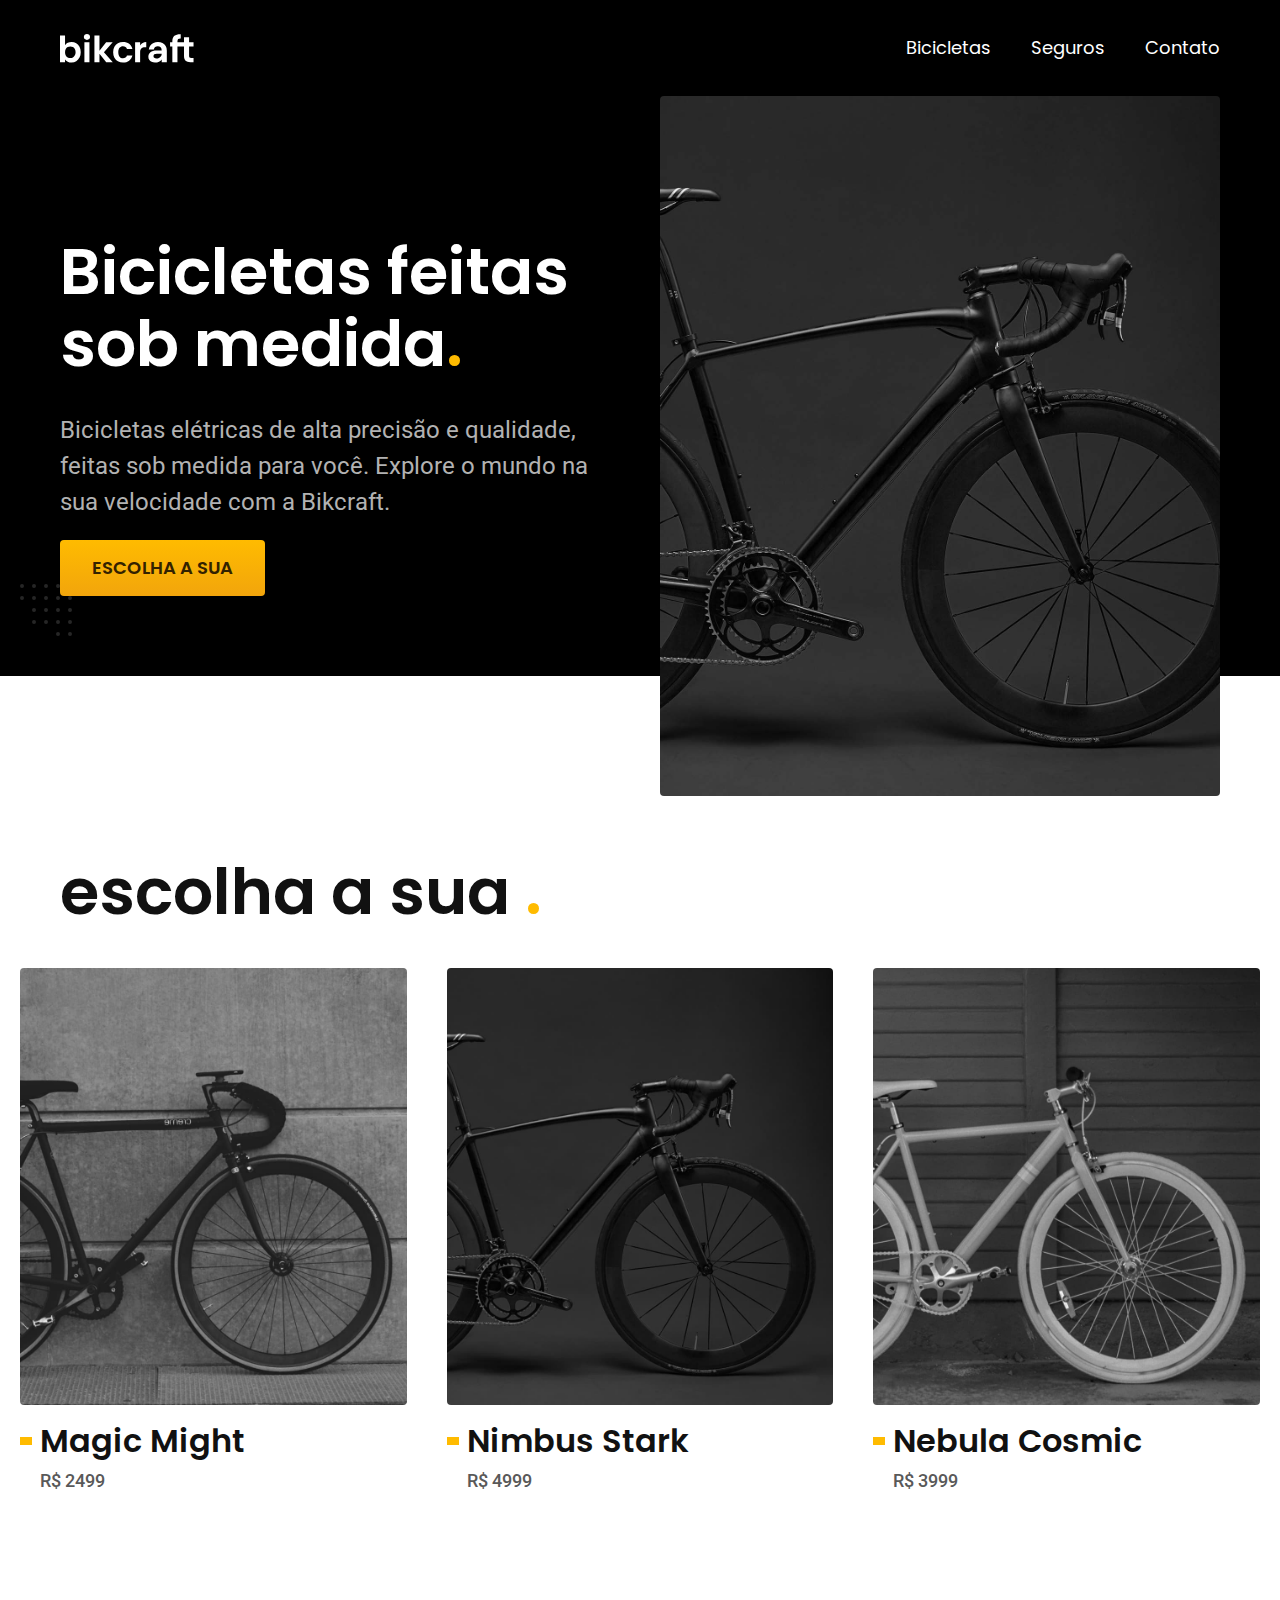
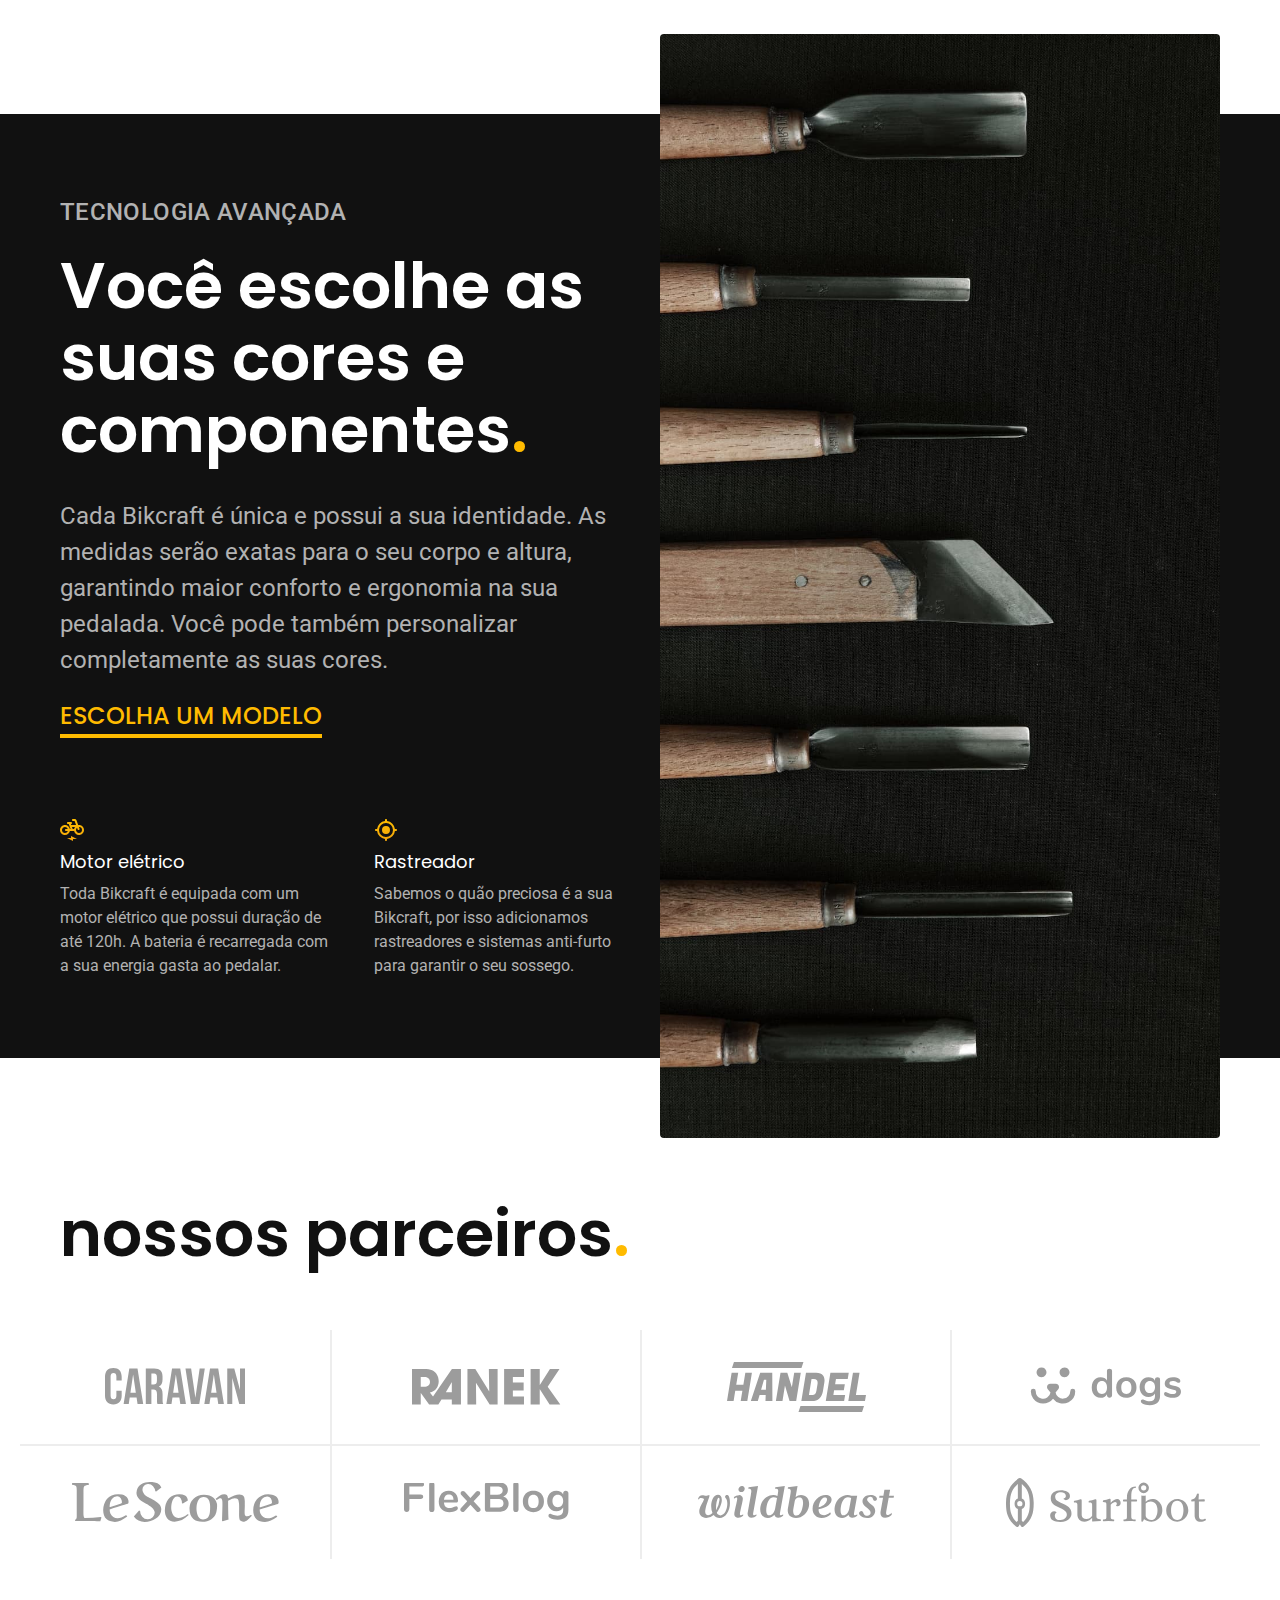
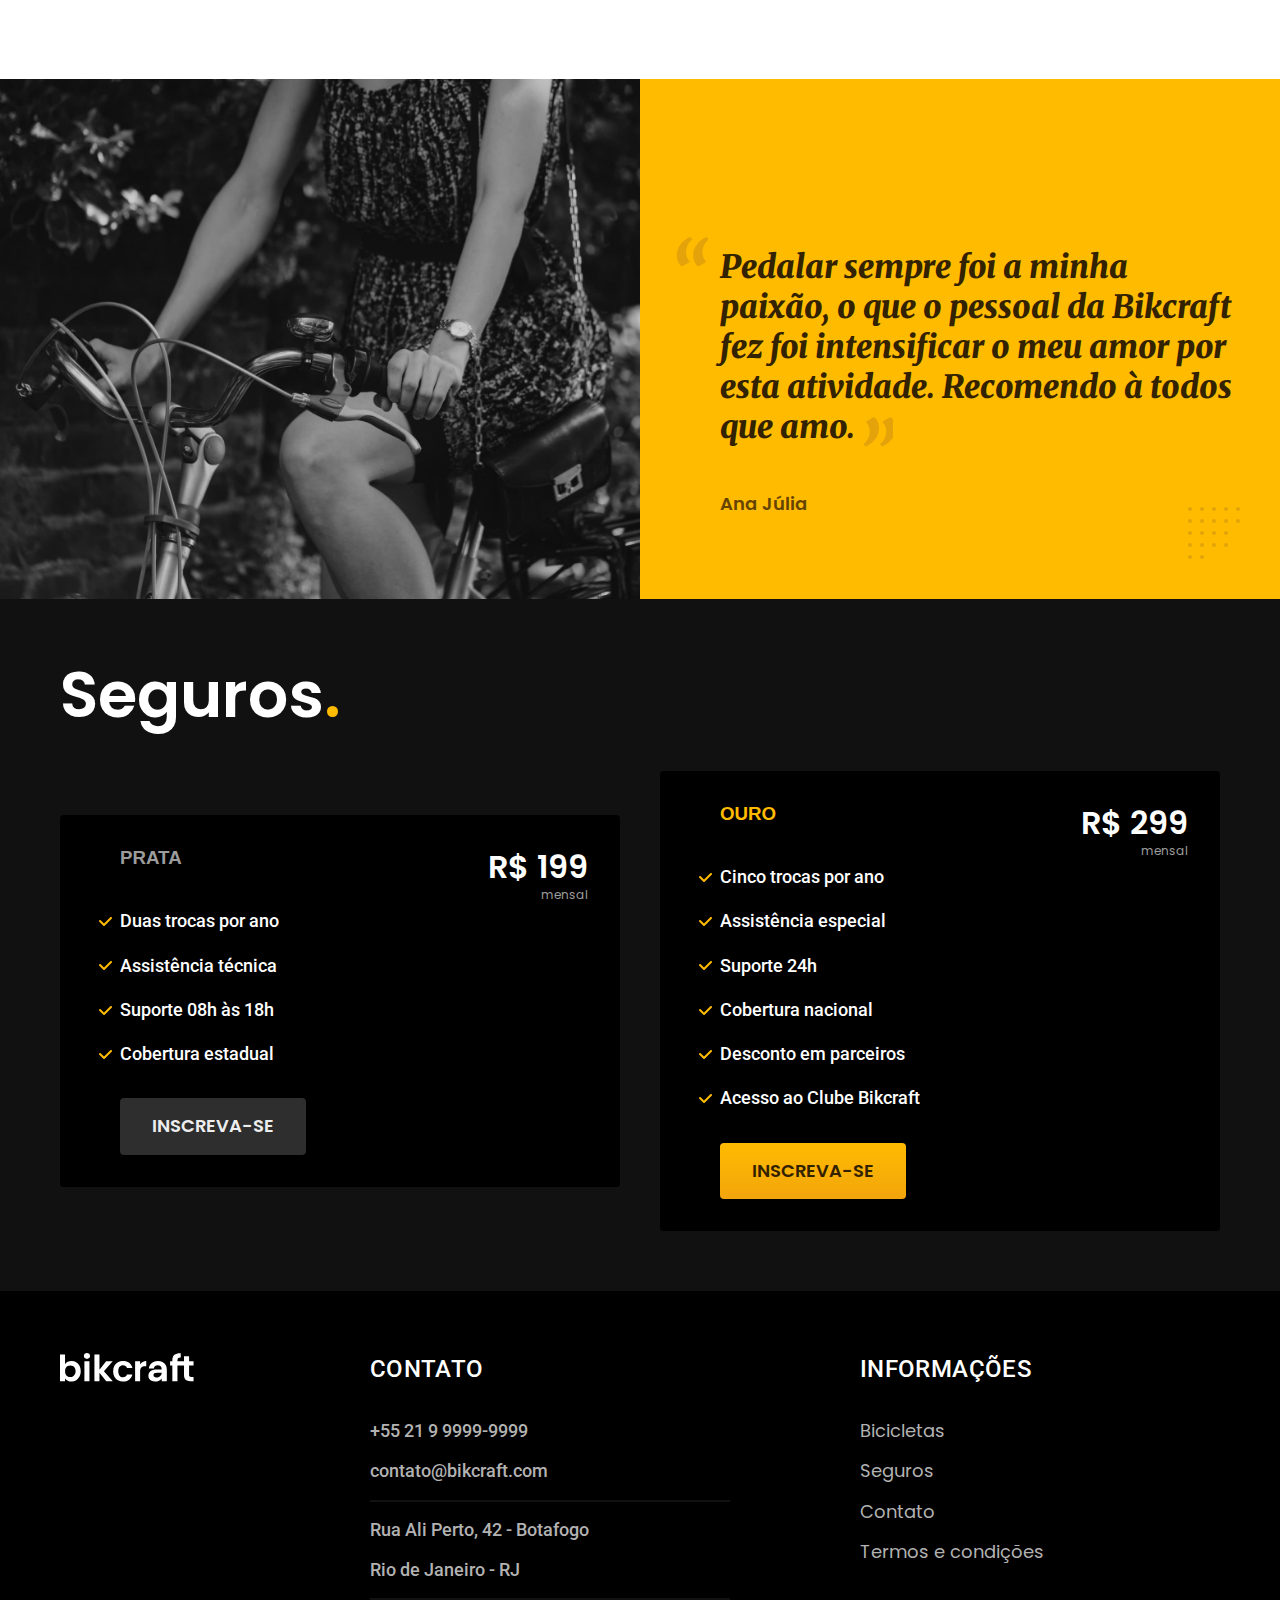
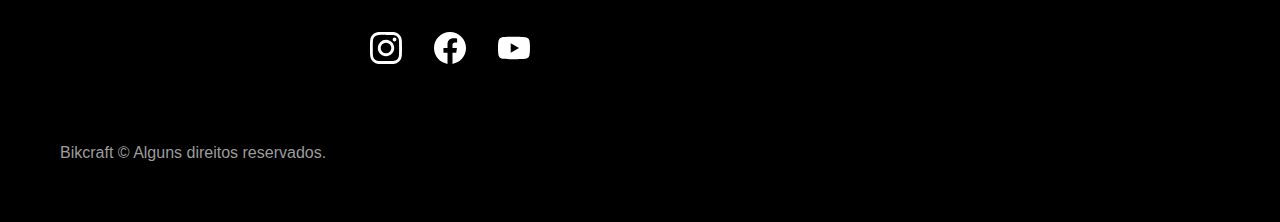
<file: index.html>
<!DOCTYPE html>
<html lang="pt-br">

<head>
  <meta charset="UTF-8">
  <meta name="viewport" content="width=device-width, initial-scale=1.0">

  <title>Bikcraft - Bicicletas Elétricas</title>

  <meta name="description" content="Bicicletas elétricas de alta precisão e qualidade, feitas sob medida para você. Explore o mundo na sua velocidade com a Bikcraft.">
  <link rel="preconnect" href="https://fonts.googleapis.com">
  <link rel="preconnect" href="https://fonts.gstatic.com" crossorigin>
  <link href="https://fonts.googleapis.com/css2?family=Poppins:wght@400;600&family=Roboto:wght@400;500&family=Merriweather:ital,wght@1,900&display=swap" rel="stylesheet">

  <link rel="icon" href="./favicon.svg" type="image/svg+xml">
  <link rel="preload" href="./css/style.min.css" as="style">
  <link rel="stylesheet" href="./css/style.css">
  <script>document.documentElement.classList.add('js');</script>
</head>

<body>
  <header class="header-bg">
    <div class="header container">

      <a href="./">
        <img src="./img/bikcraft.svg" alt="Bikcraft">
      </a>

      <nav aria-label="primária">
        <ul class="header-menu font-1-m cor-0">
          <li><a href="./bicicletas.html">Bicicletas</a></li>
          <li><a href="./seguros.html">Seguros</a></li>
          <li><a href="./contato.html">Contato</a></li>
        </ul>
      </nav>
    </div>

  </header>

  <main class="introducao-bg">
    <div class="introducao container">
      <div class="introducao-conteudo">

        <h1 class="font-1-xxl cor-0 fadeInDown" data-anime="200">Bicicletas feitas sob medida<span class="cor-p1">.</span></h1>
        <p class="font-2-l cor-5 fadeInDown" data-anime="400">Bicicletas elétricas de alta precisão e qualidade, feitas sob medida para você. Explore o mundo na sua velocidade com a Bikcraft.</p>
        <a class="botao fadeInDown" data-anime="600" href="./bicicletas.html">Escolha a sua</a>
      </div>

      <picture data-anime="800" class="fadeInDown">
        <source media="(max-width: 800px)" srcset="./img/bicicletas/nimbus.jpg">
        <img src="./img/fotos/introducao.jpg" alt="Bicicleta elétrica preta">
      </picture>
    </div>
  </main>

  <article class="bicicletas-lista">
    <h2 class="container font-1-xxl">escolha a sua <span class="cor-p1">.</span></h2>
    <ul>
      <li>
        <a href="./bicicletas/magic.html">
          <img src="./img/bicicletas/magic-home.jpg" alt="Bicicleta preta">
          <h3 class="font-1-xl">Magic Might</h3>
          <span class="font-2-m cor-8">R$ 2499</span>
        </a>
      </li>

      <li>
        <a href="./bicicletas/nimbus.html">
          <img src="./img/bicicletas/nimbus-home.jpg" alt="Bicicleta preta">
          <h3 class="font-1-xl">Nimbus Stark</h3>
          <span class="font-2-m cor-8">R$ 4999</span>
        </a>
      </li>

      <li>
        <a href="./bicicletas/nebula.html">
          <img src="./img/bicicletas/nebula-home.jpg" alt="Bicicleta preta">
          <h3 class="font-1-xl">Nebula Cosmic</h3>
          <span class="font-2-m cor-8">R$ 3999</span>
        </a>
      </li>

    </ul>
  </article>
  <article class="tecnologia-bg">
    <div class="tecnologia container">

      <div class="tecnologia-conteudo">

        <span class="font-2-l-b cor-5">Tecnologia avançada</span>
        <h2 class="font-1-xxl cor-0">Você escolhe as suas cores e componentes<span class="cor-p1">.</span></h2>
        <p class="font-2-l cor-5">Cada Bikcraft é única e possui a sua identidade. As medidas serão exatas para o seu corpo e altura, garantindo maior conforto e ergonomia na sua pedalada. Você pode também personalizar completamente as suas cores.</p>
        <a class="link" href="./bicicletas.html" target="_blank">Escolha um modelo</a>
        <div class="tecnologia-vantagens">
          <div>
            <img src="./img/icones/eletrica.svg" alt="">
            <h3 class="font-1-m cor-0">Motor elétrico</h3>
            <p class="font-2-s cor-5">Toda Bikcraft é equipada com um motor elétrico que possui duração de até 120h. A bateria é recarregada com a sua energia gasta ao pedalar.</p>
          </div>

          <div>
            <img src="./img/icones/rastreador.svg" alt="">
            <h3 class="font-1-m cor-0">Rastreador</h3>
            <p class="font-2-s cor-5">Sabemos o quão preciosa é a sua Bikcraft, por isso adicionamos rastreadores e sistemas anti-furto para garantir o seu sossego.</p>
          </div>
        </div>
      </div>
      <div class="tecnologia-imagem">
        <img src="./img/fotos/tecnologia.jpg" alt="">
      </div>
    </div>
  </article>

  <section class="parceiros" aria-label="Nossos parceiros">
    <h2 class="container font-1-xxl">nossos parceiros<span class="cor-p1">.</span></h2>
    <ul>
      <li><img src="./img/parceiros/caravan.svg" alt="caravan"></li>
      <li><img src="./img/parceiros/ranek.svg" alt="ranek"></li>
      <li><img src="./img/parceiros/handel.svg" alt="handel"></li>
      <li><img src="./img/parceiros/dogs.svg" alt="dogs"></li>
      <li><img src="./img/parceiros/lescone.svg" alt="lescone"></li>
      <li><img src="./img/parceiros/flexblog.svg" alt="flexblog"></li>
      <li><img src="./img/parceiros/wildbeast.svg" alt="wildbeast"></li>
      <li><img src="./img/parceiros/surfbot.svg" alt="surfbot"></li>

    </ul>
  </section>
  <section class="depoimento" aria-label="Depoimento">
    <div>
      <img src="./img/fotos/depoimento.jpg" alt="Pessoa pedalando uma bicicleta bikcraft">
    </div>
    <div class="depoimento-conteudo">
      <blockquote class="font-1-xl cor-p5">
        <p>Pedalar sempre foi a minha paixão, o que o pessoal da Bikcraft fez foi intensificar o meu amor por esta atividade. Recomendo à todos que amo.</p>
        <span class="font-1-m-b cor-p4">Ana Júlia</span>
      </blockquote>
    </div>
  </section>
  <article class="seguros-bg">
    <div class="seguros container">
      <h2 class="font-1-xxl cor-0">Seguros<span class="cor-p1">.</span></h2>

      <div class="seguros-item">
        <h3 class="font-1xl cor-6">PRATA</h3>
        <span class="font-1-xl cor-0">R$ 199<span class="font-1-xs cor-6">mensal</span></span>

        <ul class="font-2-m cor-0">
          <li>Duas trocas por ano</li>
          <li>Assistência técnica</li>
          <li>Suporte 08h às 18h</li>
          <li>Cobertura estadual</li>
        </ul>
        <a class="botao secundario" href="./orcamento.html">Inscreva-se</a>
      </div>

      <div class="seguros-item">
        <h3 class="font-1xl cor-p1">OURO</h3>
        <span class="font-1-xl cor-0">R$ 299<span class="font-1-xs cor-6">mensal</span></span>

        <ul class="font-2-m cor-0">
          <li>Cinco trocas por ano</li>
          <li>Assistência especial</li>
          <li>Suporte 24h</li>
          <li>Cobertura nacional</li>
          <li>Desconto em parceiros</li>
          <li>Acesso ao Clube Bikcraft</li>
        </ul>
        <a class="botao" href="./orcamento.html">Inscreva-se</a>
      </div>

    </div>
  </article>
  <footer class="footer-bg">
    <div class="footer container">
      <img src="./img/bikcraft.svg" alt="bikcraft">
      <div class="footer-contato">
        <h3 class="font-2-l-b cor-0">Contato</h3>
        <ul class="font-2-m cor-5">
          <li><a href="tel:+5521999999999">+55 21 9 9999-9999</a></li>
          <li><a href="mailto:contato@bikcraft.com">contato@bikcraft.com</a></li>
          <li>Rua Ali Perto, 42 - Botafogo</li>
          <li>Rio de Janeiro - RJ</li>
        </ul>
        <div class="footer-redes">
          <a href="./">
            <img src="./img/redes/instagram.svg" alt="instagram">
          </a>
          <a href="./">
            <img src="./img/redes/facebook.svg" alt="facebook">
          </a>
          <a href="./">
            <img src="./img/redes/youtube.svg" alt="youtube">
          </a>
        </div>
      </div>
      <div class="footer-informacoes">
        <h3 class="font-2-l-b cor-0">Informações</h3>
        <nav>
          <ul class="font-1-m cor-5">
            <li><a href=" ./bicicletas.html">Bicicletas</a></li>
            <li><a href="./seguros.html">Seguros</a></li>
            <li><a href="./contato.html">Contato</a></li>
            <li><a href="./termos.html">Termos e condições</a></li>
          </ul>
        </nav>
      </div>
      <p class="footer-copy font-2m cor-6">Bikcraft © Alguns direitos reservados.</p>
    </div>
  </footer>
  <script src="./js/simple-anime.js"></script>
  <script src="./js/script.js"></script>
</body>

</html>
</file>
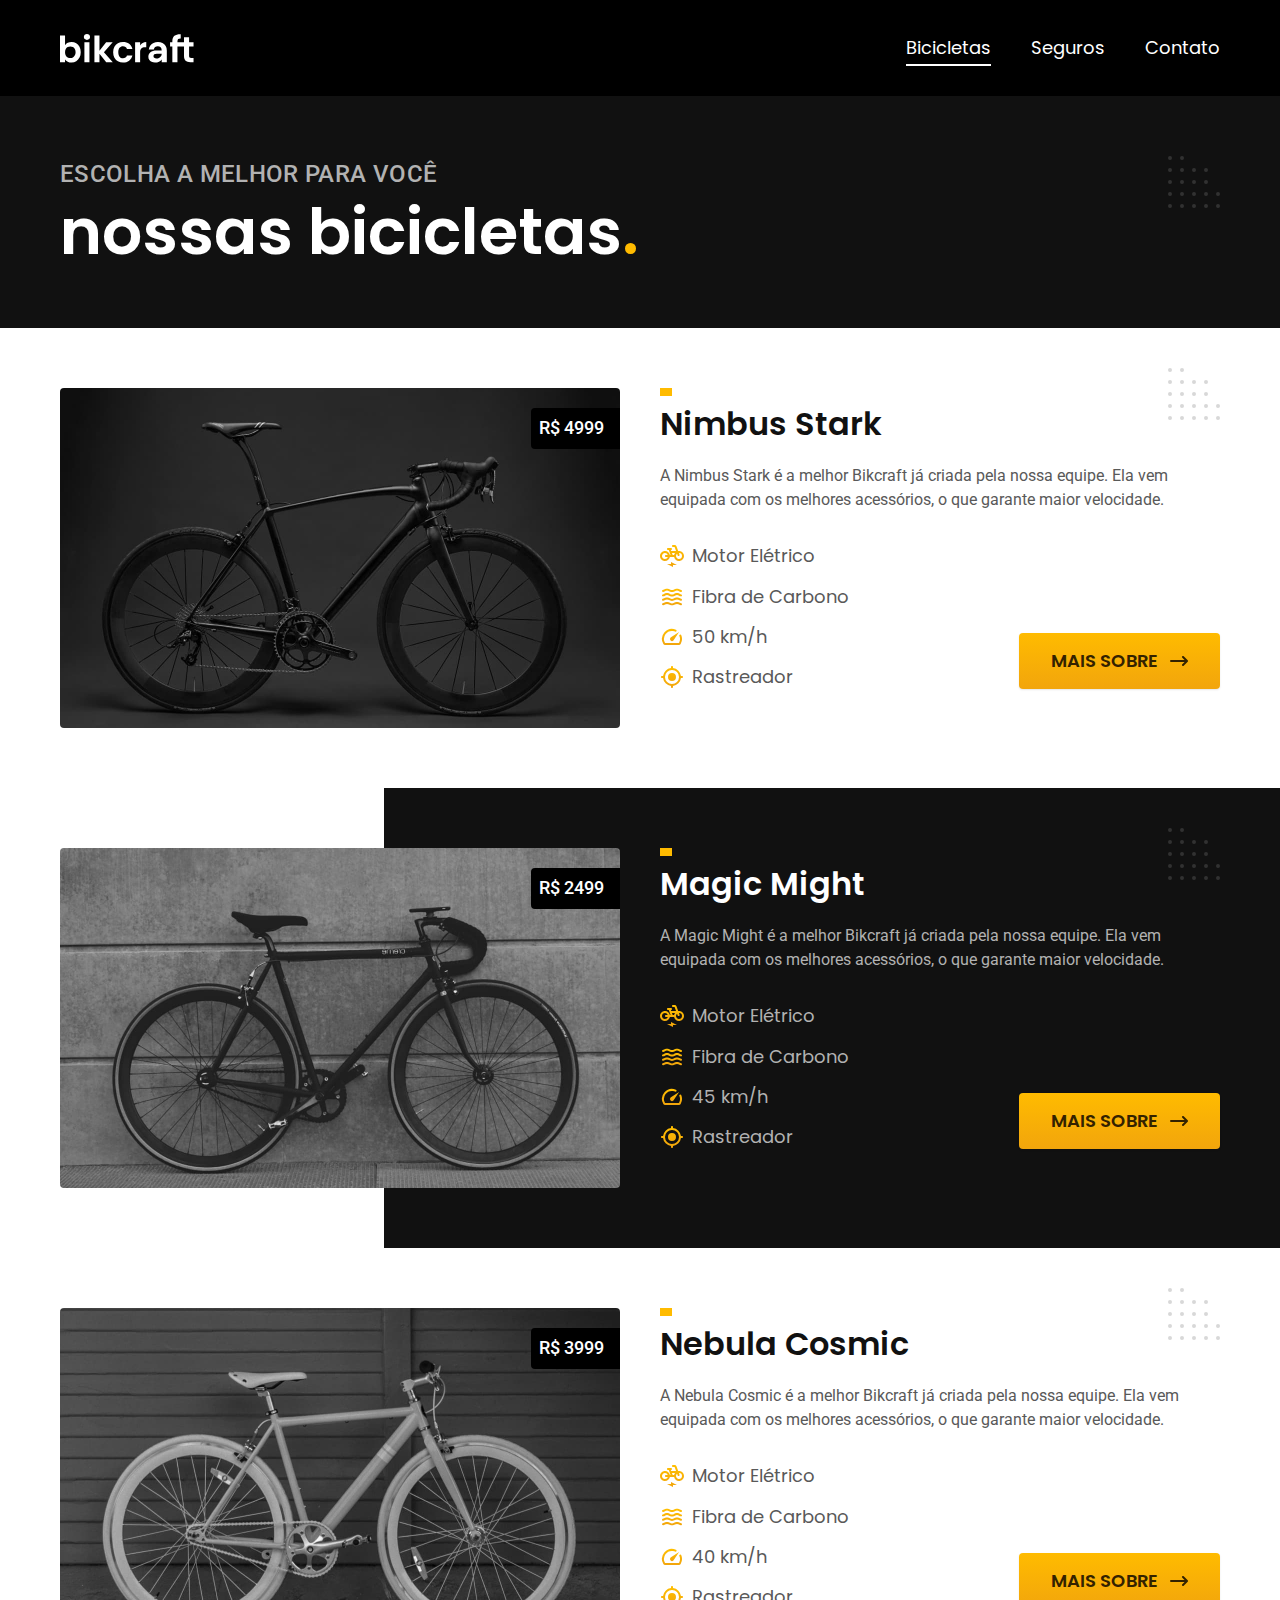
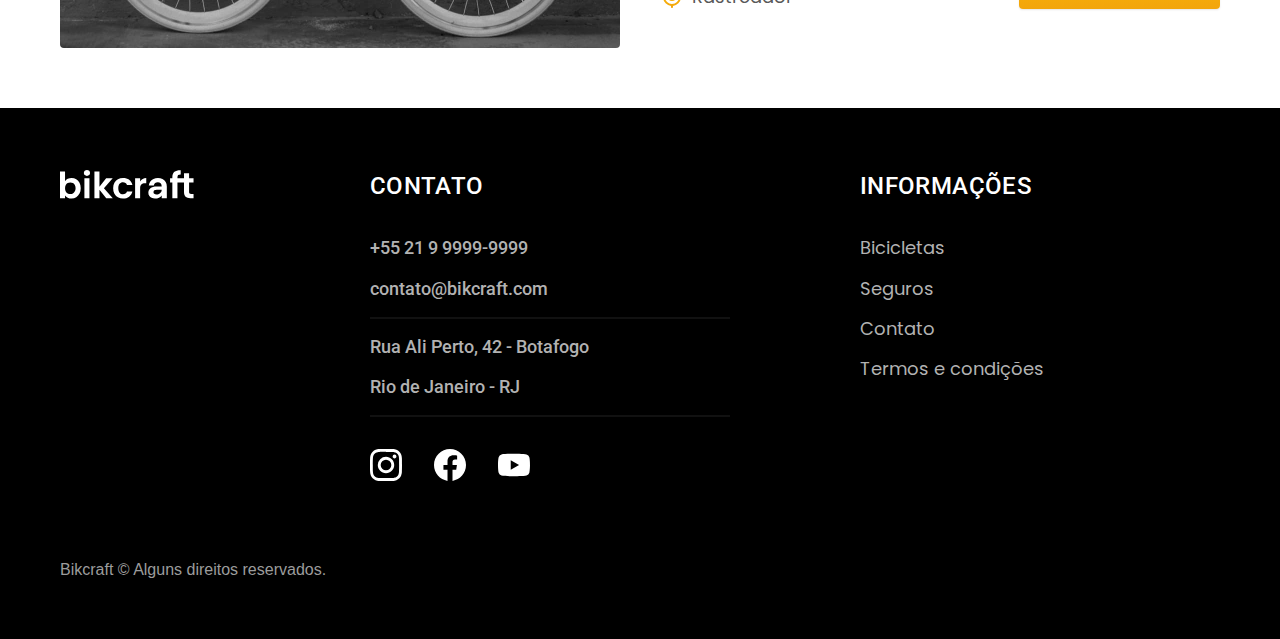
<file: bicicletas.html>
<!DOCTYPE html>
<html lang="pt-br">

<head>
  <meta charset="UTF-8">
  <meta name="viewport" content="width=device-width, initial-scale=1.0">

  <title>Bicicletas | Bikcraft</title>

  <meta name="description" content="bicicletas">
  <link rel="preconnect" href="https://fonts.googleapis.com">
  <link rel="preconnect" href="https://fonts.gstatic.com" crossorigin>
  <link href="https://fonts.googleapis.com/css2?family=Poppins:wght@400;600&family=Roboto:wght@400;500&family=Merriweather:ital,wght@1,900&display=swap" rel="stylesheet">
  <link rel="icon" href="./favicon.svg" type="image/svg+xml">
  <link rel="preload" href="./css/style.min.css" as="style">
  <link rel="stylesheet" href="./css/style.css">
  <script>document.documentElement.classList.add('js');</script>
</head>

<body id="bicicletas">
  <header class="header-bg">
    <div class="header container">

      <a href="./">
        <img src="./img/bikcraft.svg" alt="Bikcraft">
      </a>

      <nav aria-label="primária">
        <ul class="header-menu font-1-m cor-0">
          <li><a href="./bicicletas.html">Bicicletas</a></li>
          <li><a href="./seguros.html">Seguros</a></li>
          <li><a href="./contato.html">Contato</a></li>
        </ul>
      </nav>

    </div>

  </header>

  <main>
    <div class="titulo-bg">
      <div class="titulo container">
        <p class="font-2-l-b cor-5">ESCOLHA A MELHOR PARA VOCÊ</p>
        <h1 class="font-1-xxl cor-0">nossas bicicletas<span class="cor-p1">.</span></h1>
      </div>
    </div>

    <div class="bicicletas container">
      <div class="bicicletas-imagem">
        <img src="./img/bicicletas/nimbus.jpg" alt="bicicleta preta">
        <span class="font-2-m cor-0">R$ 4999</span>
      </div>
      <div class="bicicletas-conteudo">
        <h2 class="font-1-xl">Nimbus Stark</h2>
        <p class="font-2-s cor-8">A Nimbus Stark é a melhor Bikcraft já criada pela nossa equipe. Ela vem equipada com os melhores acessórios, o que garante maior velocidade.</p>
        <ul class="font-1-m cor-8">
          <li><img src="./img/icones/eletrica.svg" alt="">
            Motor Elétrico</li>
          <li><img src="./img/icones/carbono.svg" alt="">
            Fibra de Carbono</li>
          <li><img src="./img/icones/velocidade.svg" alt="">
            50 km/h</li>
          <li><img src="./img/icones/rastreador.svg" alt="">
            Rastreador</li>
        </ul>
        <a class="botao seta" href="./bicicletas/nimbus.html">Mais sobre</a>
      </div>
    </div>


    <div class="bicicletas-bg">
      <div class="bicicletas container">
        <div class="bicicletas-imagem">
          <img src="./img/bicicletas/magic.jpg" alt="bicicleta preta">
          <span class="font-2-m cor-0">R$ 2499</span>
        </div>
        <div class="bicicletas-conteudo">
          <h2 class="font-1-xl cor-0">Magic Might</h2>
          <p class="font-2-s cor-5">A Magic Might é a melhor Bikcraft já criada pela nossa equipe. Ela vem equipada com os melhores acessórios, o que garante maior velocidade.</p>
          <ul class="font-1-m cor-5">
            <li><img src="./img/icones/eletrica.svg" alt="">
              Motor Elétrico</li>
            <li><img src="./img/icones/carbono.svg" alt="">
              Fibra de Carbono</li>
            <li><img src="./img/icones/velocidade.svg" alt="">
              45 km/h</li>
            <li><img src="./img/icones/rastreador.svg" alt="">
              Rastreador</li>
          </ul>
          <a class="botao seta" href="./bicicletas/magic.html">Mais sobre</a>
        </div>
      </div>

    </div>

    <div class="bicicletas container">
      <div class="bicicletas-imagem">
        <img src="./img/bicicletas/nebula.jpg" alt="bicicleta preta">
        <span class="font-2-m cor-0">R$ 3999</span>
      </div>
      <div class="bicicletas-conteudo">
        <h2 class="font-1-xl">Nebula Cosmic</h2>
        <p class="font-2-s cor-8">A Nebula Cosmic é a melhor Bikcraft já criada pela nossa equipe. Ela vem equipada com os melhores acessórios, o que garante maior velocidade.</p>
        <ul class="font-1-m cor-8">
          <li><img src="./img/icones/eletrica.svg" alt="">
            Motor Elétrico</li>
          <li><img src="./img/icones/carbono.svg" alt="">
            Fibra de Carbono</li>
          <li><img src="./img/icones/velocidade.svg" alt="">
            40 km/h</li>
          <li><img src="./img/icones/rastreador.svg" alt="">
            Rastreador</li>
        </ul>
        <a class="botao seta" href="./bicicletas/nebula.html">Mais sobre</a>

      </div>
    </div>


  </main>

  <footer class=" footer-bg">
    <div class="footer container">
      <img src="./img/bikcraft.svg" alt="bikcraft">
      <div class="footer-contato">
        <h3 class="font-2-l-b cor-0">Contato</h3>
        <ul class="font-2-m cor-5">
          <li><a href="tel:+5521999999999">+55 21 9 9999-9999</a></li>
          <li><a href="mailto:contato@bikcraft.com">contato@bikcraft.com</a></li>
          <li>Rua Ali Perto, 42 - Botafogo</li>
          <li>Rio de Janeiro - RJ</li>
        </ul>
        <div class="footer-redes">
          <a href="./">
            <img src="./img/redes/instagram.svg" alt="instagram">
          </a>
          <a href="./">
            <img src="./img/redes/facebook.svg" alt="facebook">
          </a>
          <a href="./">
            <img src="./img/redes/youtube.svg" alt="youtube">
          </a>
        </div>
      </div>
      <div class="footer-informacoes">
        <h3 class="font-2-l-b cor-0">Informações</h3>
        <nav>
          <ul class="font-1-m cor-5">
            <li><a href=" ./bicicletas.html">Bicicletas</a></li>
            <li><a href="./seguros.html">Seguros</a></li>
            <li><a href="./contato.html">Contato</a></li>
            <li><a href="./termos.html">Termos e condições</a></li>
          </ul>
        </nav>
      </div>
      <p class="footer-copy font-2m cor-6">Bikcraft © Alguns direitos reservados.</p>
    </div>
  </footer>
  <script src="./js/script.js"></script>

</body>
</file>
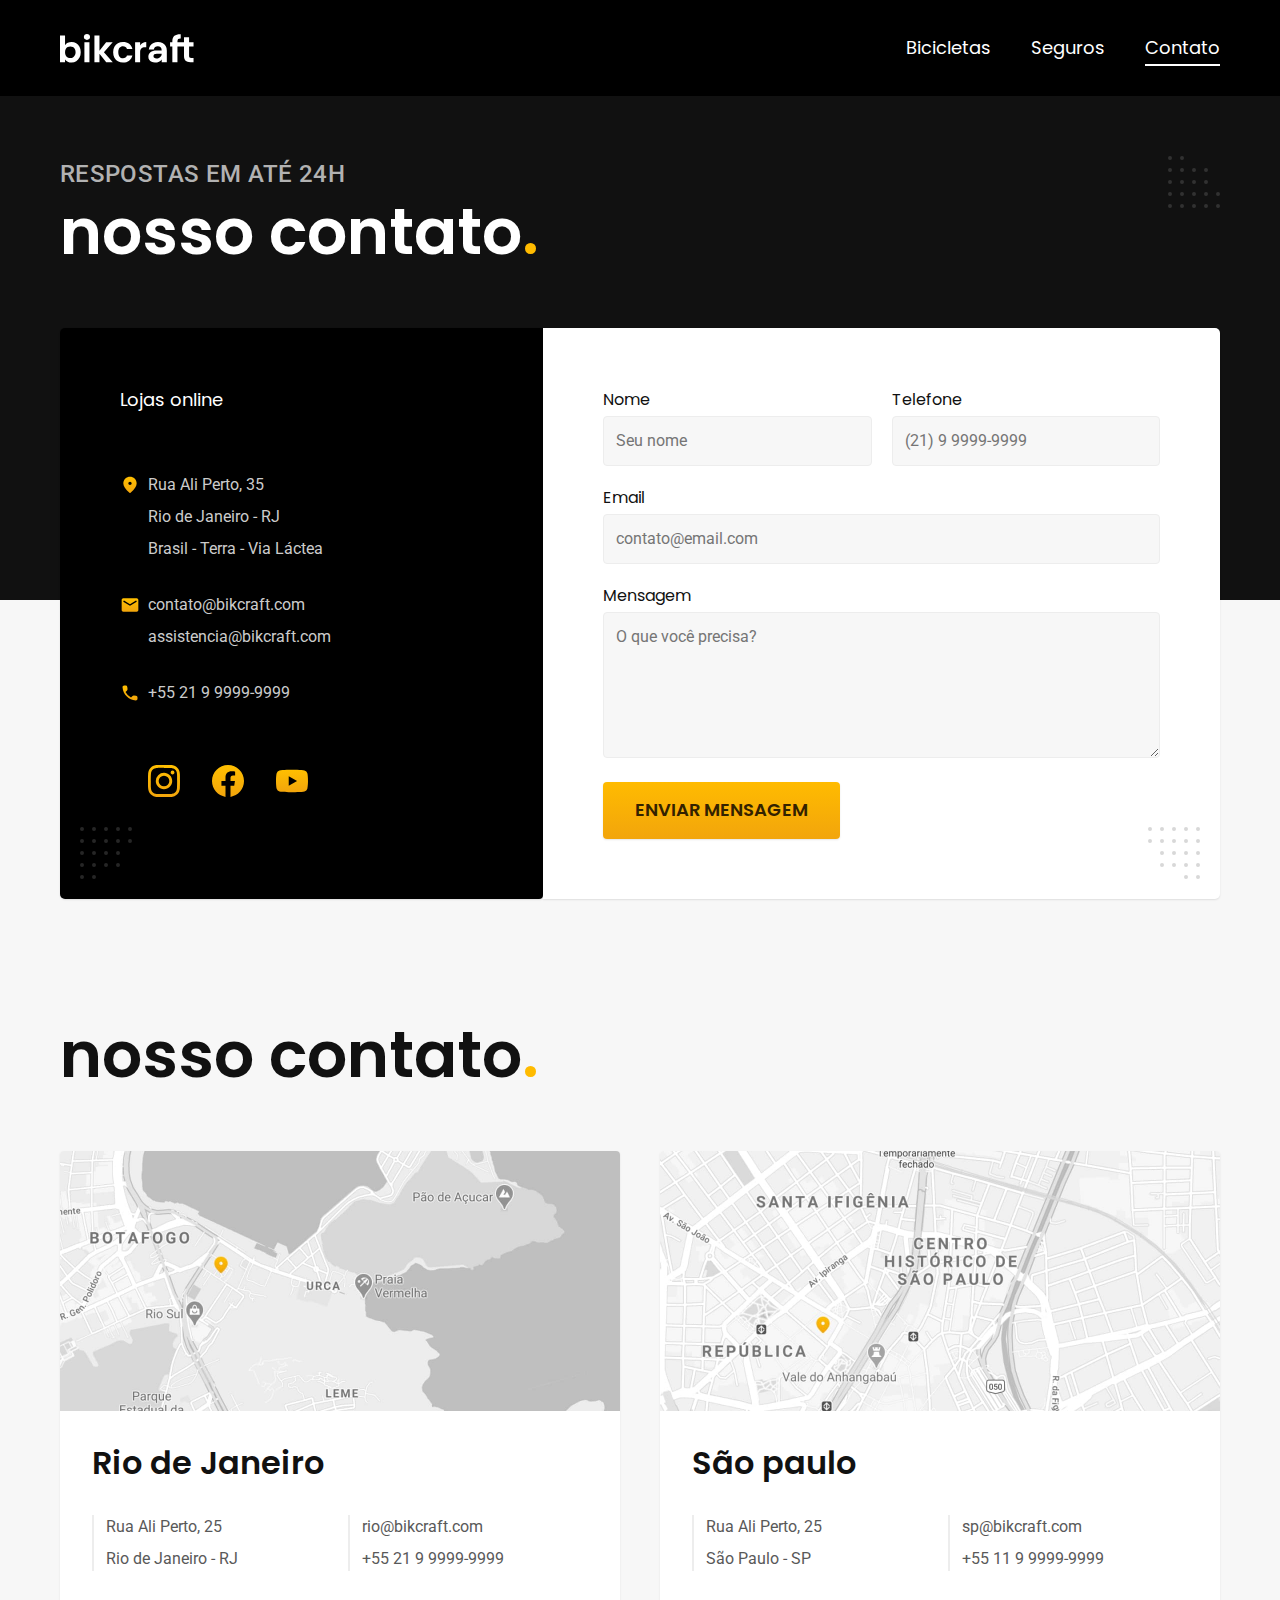
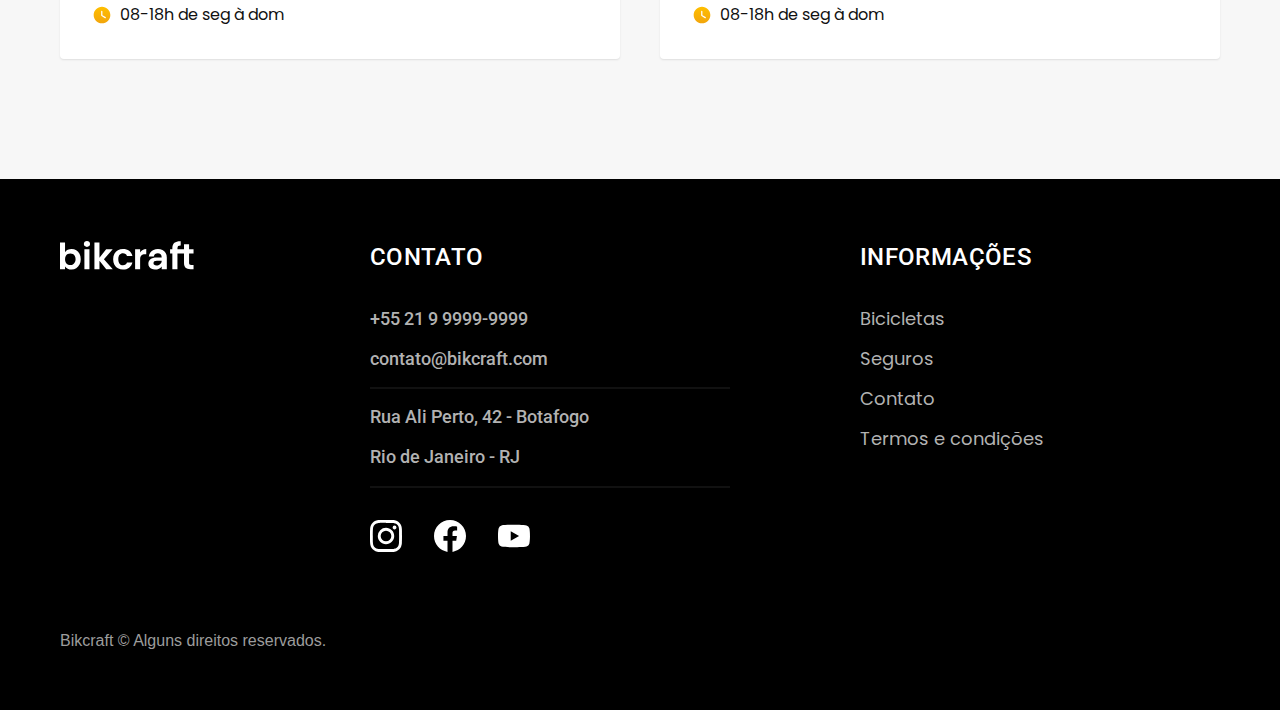
<file: contato.html>
<!DOCTYPE html>
<html lang="pt-br">

<head>
  <meta charset="UTF-8">
  <meta name="viewport" content="width=device-width, initial-scale=1.0">

  <title>Contato | Bikcraft</title>

  <meta name="description" content="Contato Bikcraft">
  <link rel="preconnect" href="https://fonts.googleapis.com">
  <link rel="preconnect" href="https://fonts.gstatic.com" crossorigin>
  <link href="https://fonts.googleapis.com/css2?family=Poppins:wght@400;600&family=Roboto:wght@400;500&family=Merriweather:ital,wght@1,900&display=swap" rel="stylesheet">
  <link rel="icon" href="./favicon.svg" type="image/svg+xml">
  <link rel="preload" href="./css/style.min.css" as="style">
  <link rel="stylesheet" href="./css/style.css">
  <script>document.documentElement.classList.add('js');</script>
</head>

<body id="contato">
  <header class="header-bg">
    <div class="header container">

      <a href="./">
        <img src="./img/bikcraft.svg" alt="Bikcraft">
      </a>

      <nav aria-label="primária">
        <ul class="header-menu font-1-m cor-0">
          <li><a href="./bicicletas.html">Bicicletas</a></li>
          <li><a href="./seguros.html">Seguros</a></li>
          <li><a href="./contato.html">Contato</a></li>
        </ul>
      </nav>
    </div>

  </header>

  <main>
    <div class="titulo-bg">
      <div class="titulo container">
        <p class="font-2-l-b cor-5">RESPOSTAS EM ATÉ 24H</p>
        <h1 class="font-1-xxl cor-0">nosso contato<span class="cor-p1">.</span></h1>
      </div>
    </div>

    <div class="contato container">
      <section class="contato-dados" aria-label="Endereço">
        <h2 class="font-1-m cor-0">Lojas online</h2>

        <div class="contato-endereco font-2-s cor-4">
          <p>Rua Ali Perto, 35</p>
          <p>Rio de Janeiro - RJ</p>
          <p>Brasil - Terra - Via Láctea</p>
        </div>

        <address class="contato-meios font-2-s cor-4">
          <a href="mailto:contato@bikcraft.com">contato@bikcraft.com</a>
          <a href="mailto:asssistencia@bikcraft.com">assistencia@bikcraft.com</a>
          <a href="tel:+552199999999">+55 21 9 9999-9999</a>
        </address>

        <div class="contato-redes">
          <a href="./">
            <img src="./img/redes/instagram-p.svg" alt="instagram">
          </a>
          <a href="./">
            <img src="./img/redes/facebook-p.svg" alt="facebook">
          </a>
          <a href="./">
            <img src="./img/redes/youtube-p.svg" alt="youtube">
          </a>
        </div>
      </section>

      <section aria-label="Formulário" class="contato-formulario">
        <form class="form" action="./contato.html">

          <div>
            <label for="nome">Nome</label>
            <input type="text" id="nome" name="nome" placeholder="Seu nome">
          </div>

          <div>
            <label for="telefone">Telefone</label>
            <input type="text" id="telefone" name="telefone" placeholder="(21) 9 9999-9999">
          </div>

          <div class="col-2">
            <label for="email">Email</label>
            <input type="email" id="email" name="email" placeholder="contato@email.com">
          </div>

          <div class="col-2">
            <label for="mensagem">Mensagem</label>
            <textarea rows="5" id="mensagem" name="mensagem" placeholder="O que você precisa?"></textarea>
          </div>
          <button class="botao col-2">Enviar mensagem</button>
        </form>

      </section>
    </div>

  </main>

  <article class="lojas container">
    <h2 class="font-1-xxl">nosso contato<span class="cor-p1">.</span></h2>
    <div class="lojas-item">

      <img src="./img/lojas/rj.jpg" alt="mapa marcando o endereço em rua ali perto, 25, rio de janeiro - RJ">

      <div class="lojas-conteudo">
        <h3 class="font-1-xl">Rio de Janeiro</h3>

        <div class="lojas-dados font-2-s cor-8">
          <p>Rua Ali Perto, 25</p>
          <p>Rio de Janeiro - RJ</p>
        </div>

        <div class="lojas-dados font-2-s cor-8">
          <a href="mailto:rio@bikcraft.com">rio@bikcraft.com</a>
          <a href="tel:+552199999999">+55 21 9 9999-9999</a>
        </div>

        <p class="lojas-tempo font-1-s"><img src="./img/icones/horario.svg" alt="">08-18h de seg à dom</p>
      </div>
    </div>

    <div class="lojas-item">
      <img src="./img/lojas/sp.jpg" alt="mapa marcando o endereço em rua ali pperto, 25, sao paulo - SP">

      <div class="lojas-conteudo">
        <h3 class="font-1-xl">São paulo</h3>

        <div class="lojas-dados font-2-s cor-8">
          <p>Rua Ali Perto, 25</p>
          <p>São Paulo - SP</p>
        </div>

        <div class="lojas-dados font-2-s cor-8">
          <a href="mailto:spo@bikcraft.com">sp@bikcraft.com</a>
          <a href="tel:+551199999999">+55 11 9 9999-9999</a>
        </div>
        <p class="lojas-tempo font-1-s"><img src="./img/icones/horario.svg" alt="">08-18h de seg à dom</p>
      </div>
    </div>
  </article>

  <footer class="footer-bg">
    <div class="footer container">
      <img src="./img/bikcraft.svg" alt="bikcraft">
      <div class="footer-contato">
        <h3 class="font-2-l-b cor-0">Contato</h3>
        <ul class="font-2-m cor-5">
          <li><a href="tel:+5521999999999">+55 21 9 9999-9999</a></li>
          <li><a href="mailto:contato@bikcraft.com">contato@bikcraft.com</a></li>
          <li>Rua Ali Perto, 42 - Botafogo</li>
          <li>Rio de Janeiro - RJ</li>
        </ul>
        <div class="footer-redes">
          <a href="./">
            <img src="./img/redes/instagram.svg" alt="instagram">
          </a>
          <a href="./">
            <img src="./img/redes/facebook.svg" alt="facebook">
          </a>
          <a href="./">
            <img src="./img/redes/youtube.svg" alt="youtube">
          </a>
        </div>
      </div>
      <div class="footer-informacoes">
        <h3 class="font-2-l-b cor-0">Informações</h3>
        <nav>
          <ul class="font-1-m cor-5">
            <li><a href=" ./bicicletas.html">Bicicletas</a></li>
            <li><a href="./seguros.html">Seguros</a></li>
            <li><a href="./contato.html">Contato</a></li>
            <li><a href="./termos.html">Termos e condições</a></li>
          </ul>
        </nav>
      </div>
      <p class="footer-copy font-2m cor-6">Bikcraft © Alguns direitos reservados.</p>
    </div>
  </footer>
  <script src="./js/script.js"></script>

</body>
</file>
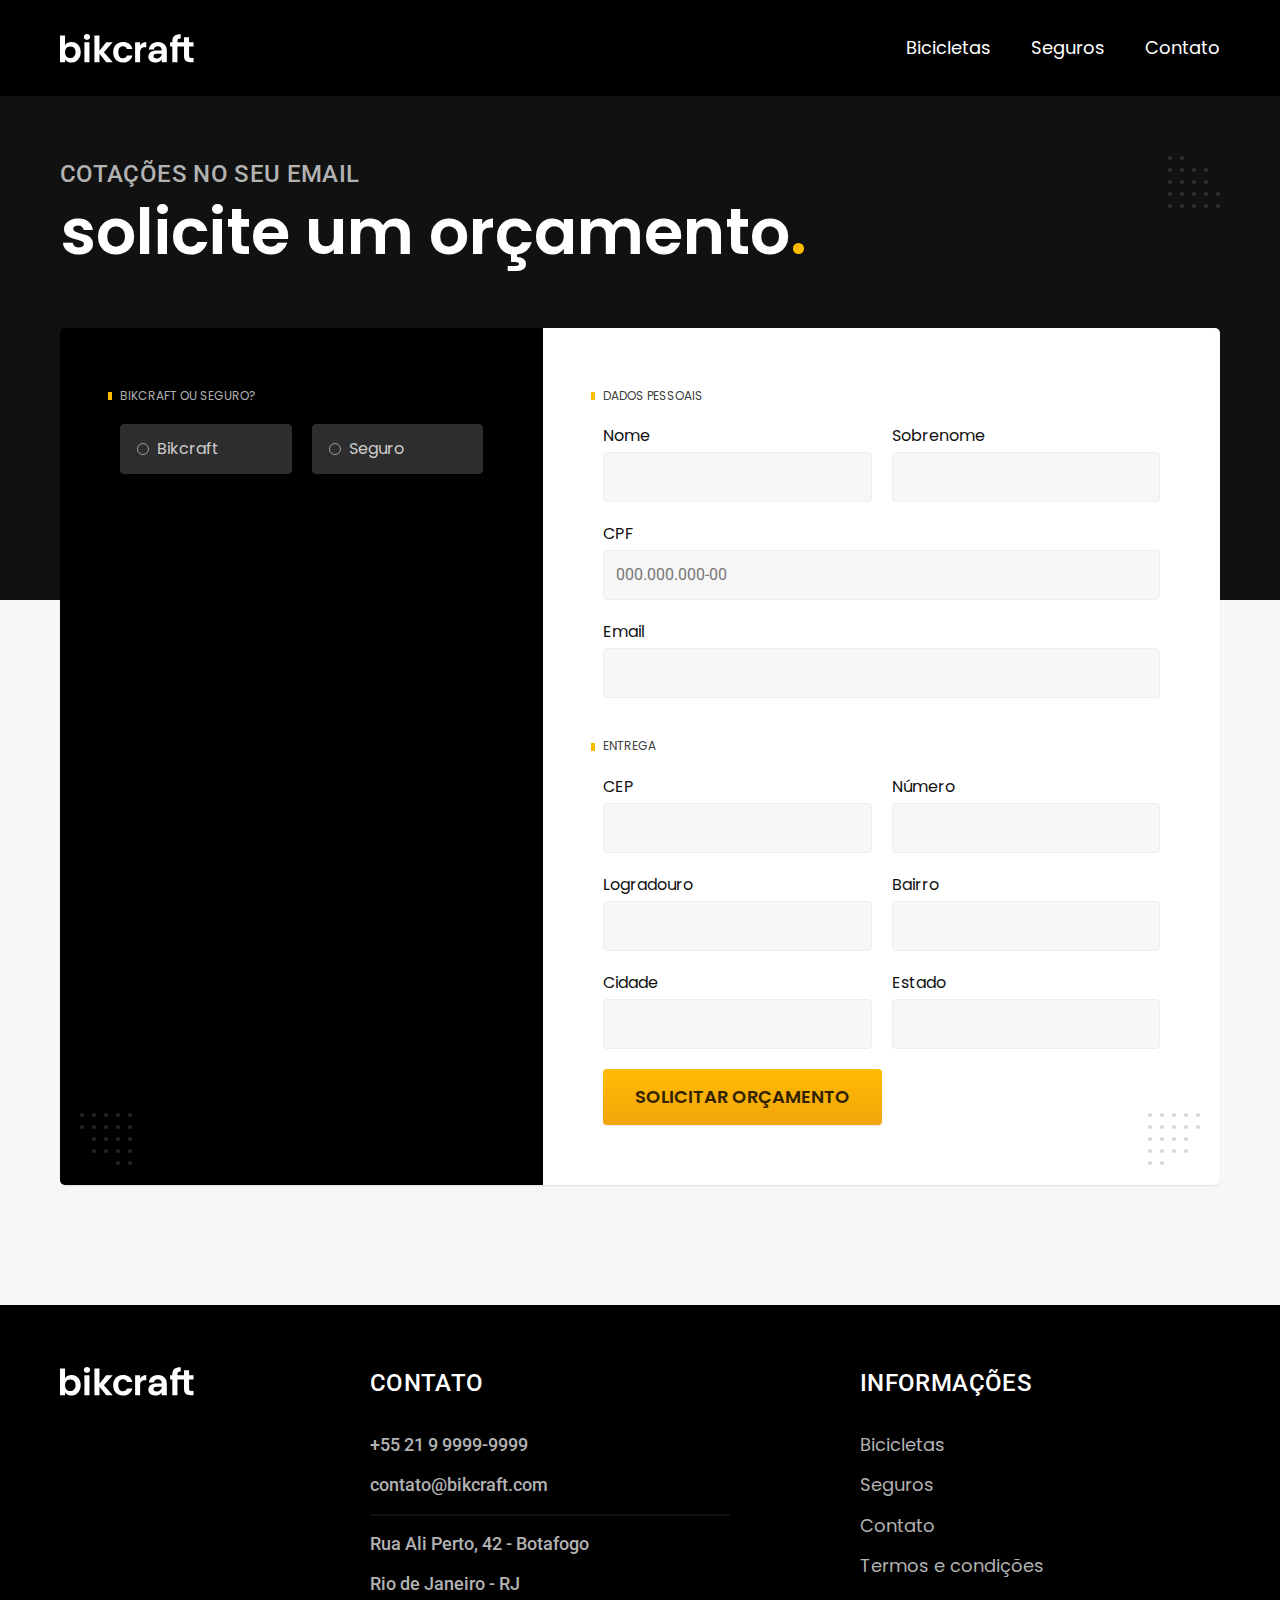
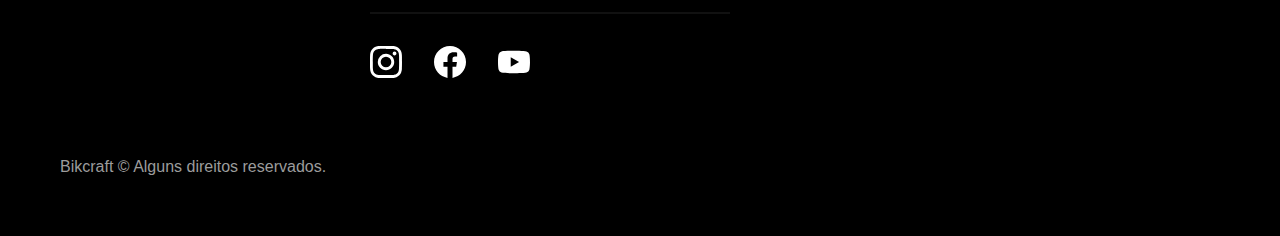
<file: orcamento.html>
<!DOCTYPE html>
<html lang="pt-br">

<head>
  <meta charset="UTF-8">
  <meta name="viewport" content="width=device-width, initial-scale=1.0">

  <title>Orçamento | Bikcraft</title>

  <meta name="description" content="Solicite um orçamento bikcraft">
  <link rel="preconnect" href="https://fonts.googleapis.com">
  <link rel="preconnect" href="https://fonts.gstatic.com" crossorigin>
  <link href="https://fonts.googleapis.com/css2?family=Poppins:wght@400;600&family=Roboto:wght@400;500&family=Merriweather:ital,wght@1,900&display=swap" rel="stylesheet">
  <link rel="icon" href="./favicon.svg" type="image/svg+xml">
  <link rel="preload" href="./css/style.min.css" as="style">
  <link rel="stylesheet" href="./css/style.css">
  <script>document.documentElement.classList.add('js');</script>
</head>

<body id="orcamento">
  <header class=" header-bg">
    <div class="header container">

      <a href="./">
        <img src="./img/bikcraft.svg" alt="Bikcraft">
      </a>

      <nav aria-label="primária">
        <ul class="header-menu font-1-m cor-0">
          <li><a href="./bicicletas.html">Bicicletas</a></li>
          <li><a href="./seguros.html">Seguros</a></li>
          <li><a href="./contato.html">Contato</a></li>
        </ul>
      </nav>
    </div>

  </header>

  <main>
    <div class="titulo-bg">
      <div class="titulo container">
        <p class="font-2-l-b cor-5">COTAÇÕES NO SEU EMAIL</p>
        <h1 class="font-1-xxl cor-0">solicite um orçamento<span class="cor-p1">.</span></h1>
      </div>
    </div>

    <form class="orcamento container" action="./">
      <div class="orcamento-produto">
        <h2 class="font-1-xs cor-5"> bikcraft ou seguro?</h2>

        <input type="radio" name="tipo" value="bikcraft" id="bikcraft">
        <label for="bikcraft">Bikcraft</label>

        <input type="radio" name="tipo" value="seguro" id="seguro">
        <label for="seguro">Seguro</label>

        <div class="orcamento-conteudo" id="orcamento-bikcraft">
          <h2 class="font-1-xs cor-5">Escolha a sua</h2>

          <input type="radio" name="produto" id="nimbus" value="nimbus">
          <label for="nimbus">Nimbus Stark <span>R$ 4999</span></label>
          <div class="orcamento-detalhes">
            <ul class="font-1-xs cor-8">
              <li><img src="./img/icones/eletrica.svg" alt="">Motor elétrico</li>
              <li><img src="./img/icones/carbono.svg" alt="">Fibra de Carbono</li>
              <li><img src="./img/icones/velocidade.svg" alt="">50 km/h</li>
              <li><img src="./img/icones/rastreador.svg" alt="">Rastreador</li>
            </ul>
            <img src="./img/bicicletas/nimbus.jpg" alt="">
          </div>

          <input type="radio" name="produto" id="magic" value="magic">
          <label for="magic">Magic Might <span>R$ 2499</span></label>
          <div class="orcamento-detalhes">
            <ul class="font-1-xs cor-8">
              <li><img src="./img/icones/eletrica.svg" alt="">Motor elétrico</li>
              <li><img src="./img/icones/carbono.svg" alt="">Fibra de Carbono</li>
              <li><img src="./img/icones/velocidade.svg" alt="">45 km/h</li>
              <li><img src="./img/icones/rastreador.svg" alt="">Rastreador</li>
            </ul>
            <img src="./img/bicicletas/magic.jpg" alt="">
          </div>

          <input type="radio" name="produto" id="nebula" value="nebula">
          <label for="nebula">Nebula Cosmic <span>R$ 3999</span></label>
          <div class="orcamento-detalhes">
            <ul class="font-1-xs cor-8">
              <li><img src="./img/icones/eletrica.svg" alt="">Motor elétrico</li>
              <li><img src="./img/icones/carbono.svg" alt="">Fibra de Carbono</li>
              <li><img src="./img/icones/velocidade.svg" alt="">40 km/h</li>
              <li><img src="./img/icones/rastreador.svg" alt="">Rastreador</li>
            </ul>
            <img src="./img/bicicletas/nebula.jpg" alt="">
          </div>

        </div>

        <div class="orcamento-conteudo" id="orcamento-seguro">
          <h2 class="font-1-xs cor-5">Escolha o plano</h2>

          <input type="radio" name="produto" id="prata" value="prata">
          <label for="prata">Prata <span>R$ 199</span></label>

          <input type="radio" name="produto" id="ouro" value="ouro">
          <label for="ouro">Ouro <span>R$ 299</span></label>
        </div>

      </div>

      <div class="orcamento-dados form">
        <h2 class="font-1-xs cor-9 col-2">Dados pessoais</h2>

        <div>
          <label for="nome">Nome</label>
          <input type="text" id="nome" name="nome">
        </div>

        <div>
          <label for="sobrenome">Sobrenome</label>
          <input type="text" id="sobrenome" name="sobrenome">
        </div>

        <div class="col-2">
          <label for="cpf">CPF</label>
          <input type="text" id="cpf" name="cpf" placeholder="000.000.000-00">
        </div>

        <div class="col-2">
          <label for="email">Email</label>
          <input type="email" id="email" name="email">
        </div>

        <h2 class="font-1-xs cor-9 col-2">Entrega</h2>

        <div>
          <label for="cep">CEP</label>
          <input type="text" id="cep" name="cep">
        </div>

        <div>
          <label for="numero">Número</label>
          <input type="text" id="numero" name="numero">
        </div>

        <div>
          <label for="logradouro">Logradouro</label>
          <input type="text" id="logradouro" name="logradouro">
        </div>

        <div>
          <label for="bairro">Bairro</label>
          <input type="text" id="bairro" name="bairro">
        </div>

        <div>
          <label for="cidade">Cidade</label>
          <input type="text" id="cidade" name="cidade">
        </div>

        <div>
          <label for="estado">Estado</label>
          <input type="text" id="estado" name="estado">
        </div>

        <button class="botao col-2">Solicitar orçamento</button>

      </div>
    </form>
  </main>

  <footer class=" footer-bg">
    <div class="footer container">
      <img src="./img/bikcraft.svg" alt="bikcraft">
      <div class="footer-contato">
        <h3 class="font-2-l-b cor-0">Contato</h3>
        <ul class="font-2-m cor-5">
          <li><a href="tel:+5521999999999">+55 21 9 9999-9999</a></li>
          <li><a href="mailto:contato@bikcraft.com">contato@bikcraft.com</a></li>
          <li>Rua Ali Perto, 42 - Botafogo</li>
          <li>Rio de Janeiro - RJ</li>
        </ul>
        <div class="footer-redes">
          <a href="./">
            <img src="./img/redes/instagram.svg" alt="instagram">
          </a>
          <a href="./">
            <img src="./img/redes/facebook.svg" alt="facebook">
          </a>
          <a href="./">
            <img src="./img/redes/youtube.svg" alt="youtube">
          </a>
        </div>
      </div>
      <div class="footer-informacoes">
        <h3 class="font-2-l-b cor-0">Informações</h3>
        <nav>
          <ul class="font-1-m cor-5">
            <li><a href=" ./bicicletas.html">Bicicletas</a></li>
            <li><a href="./seguros.html">Seguros</a></li>
            <li><a href="./contato.html">Contato</a></li>
            <li><a href="./termos.html">Termos e condições</a></li>
          </ul>
        </nav>
      </div>
      <p class="footer-copy font-2m cor-6">Bikcraft © Alguns direitos reservados.</p>
    </div>
  </footer>
  <script src="./js/script.js"></script>
</body>
</file>
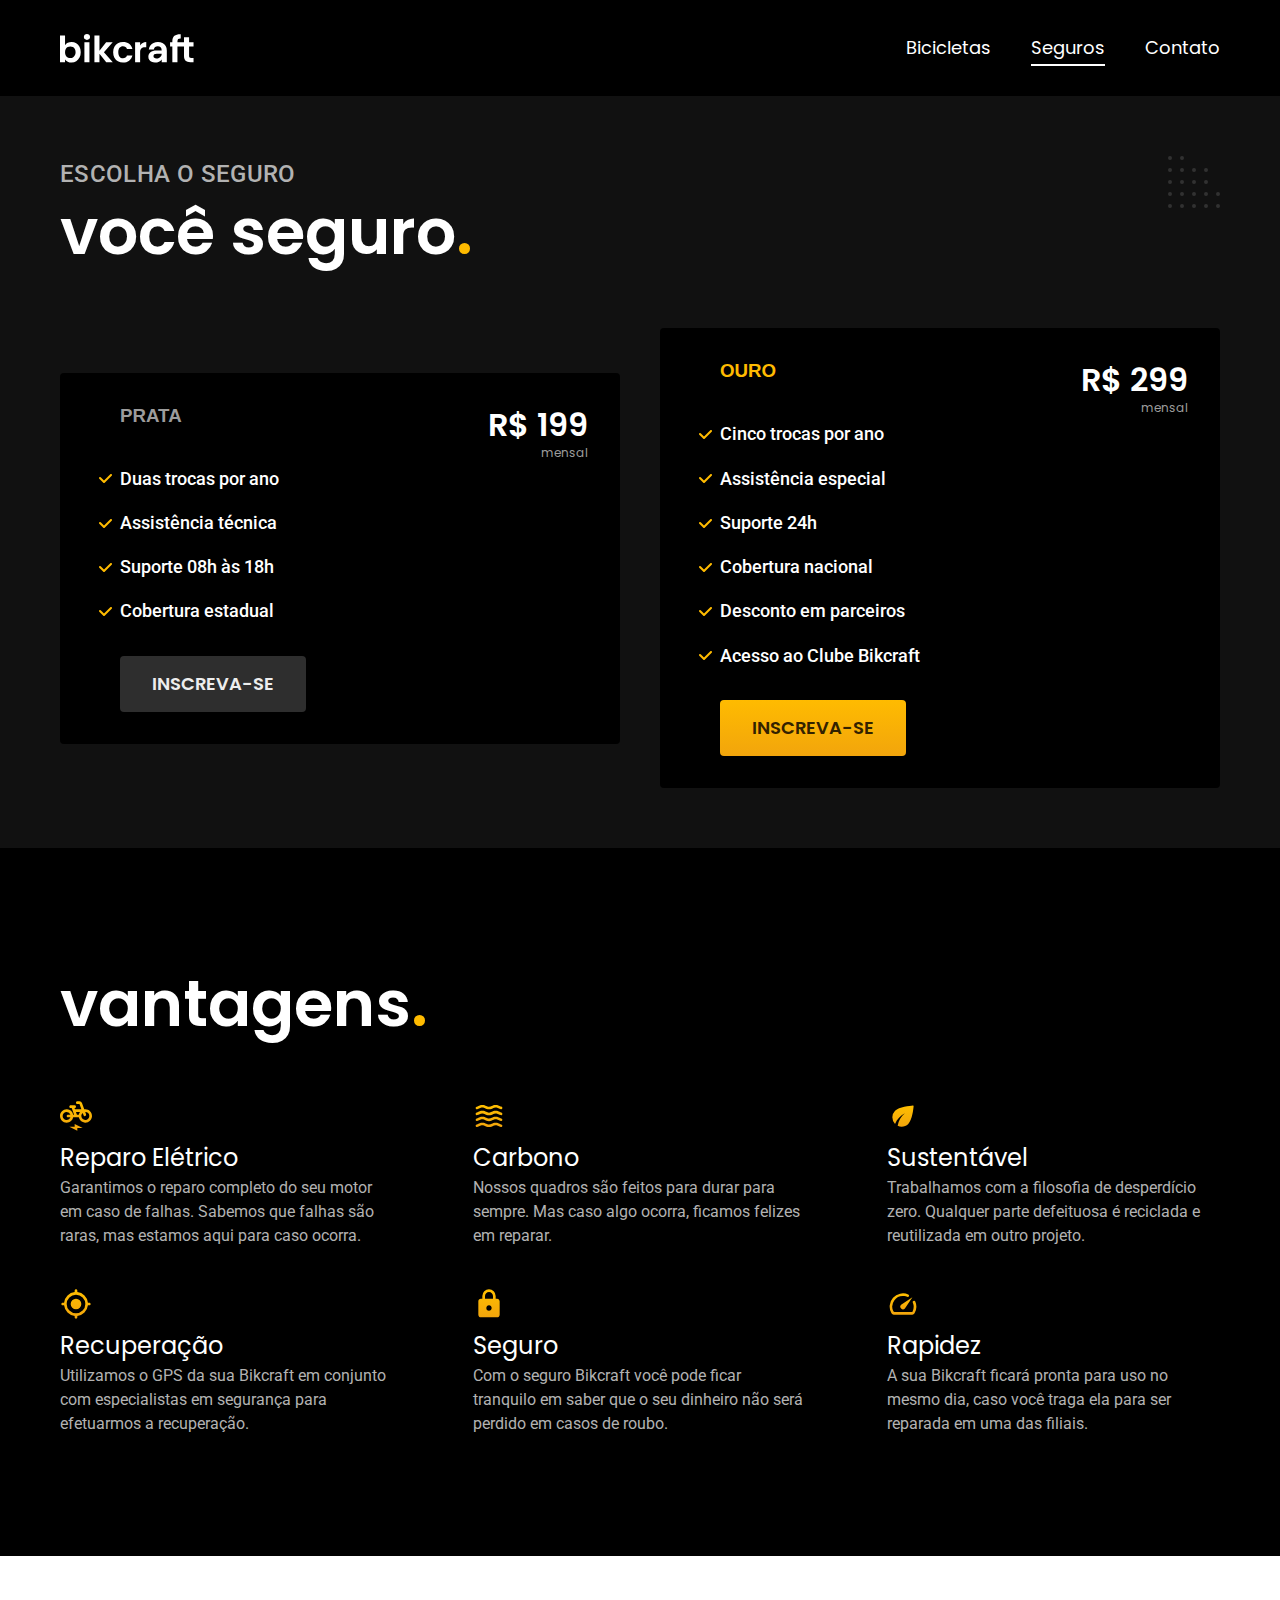
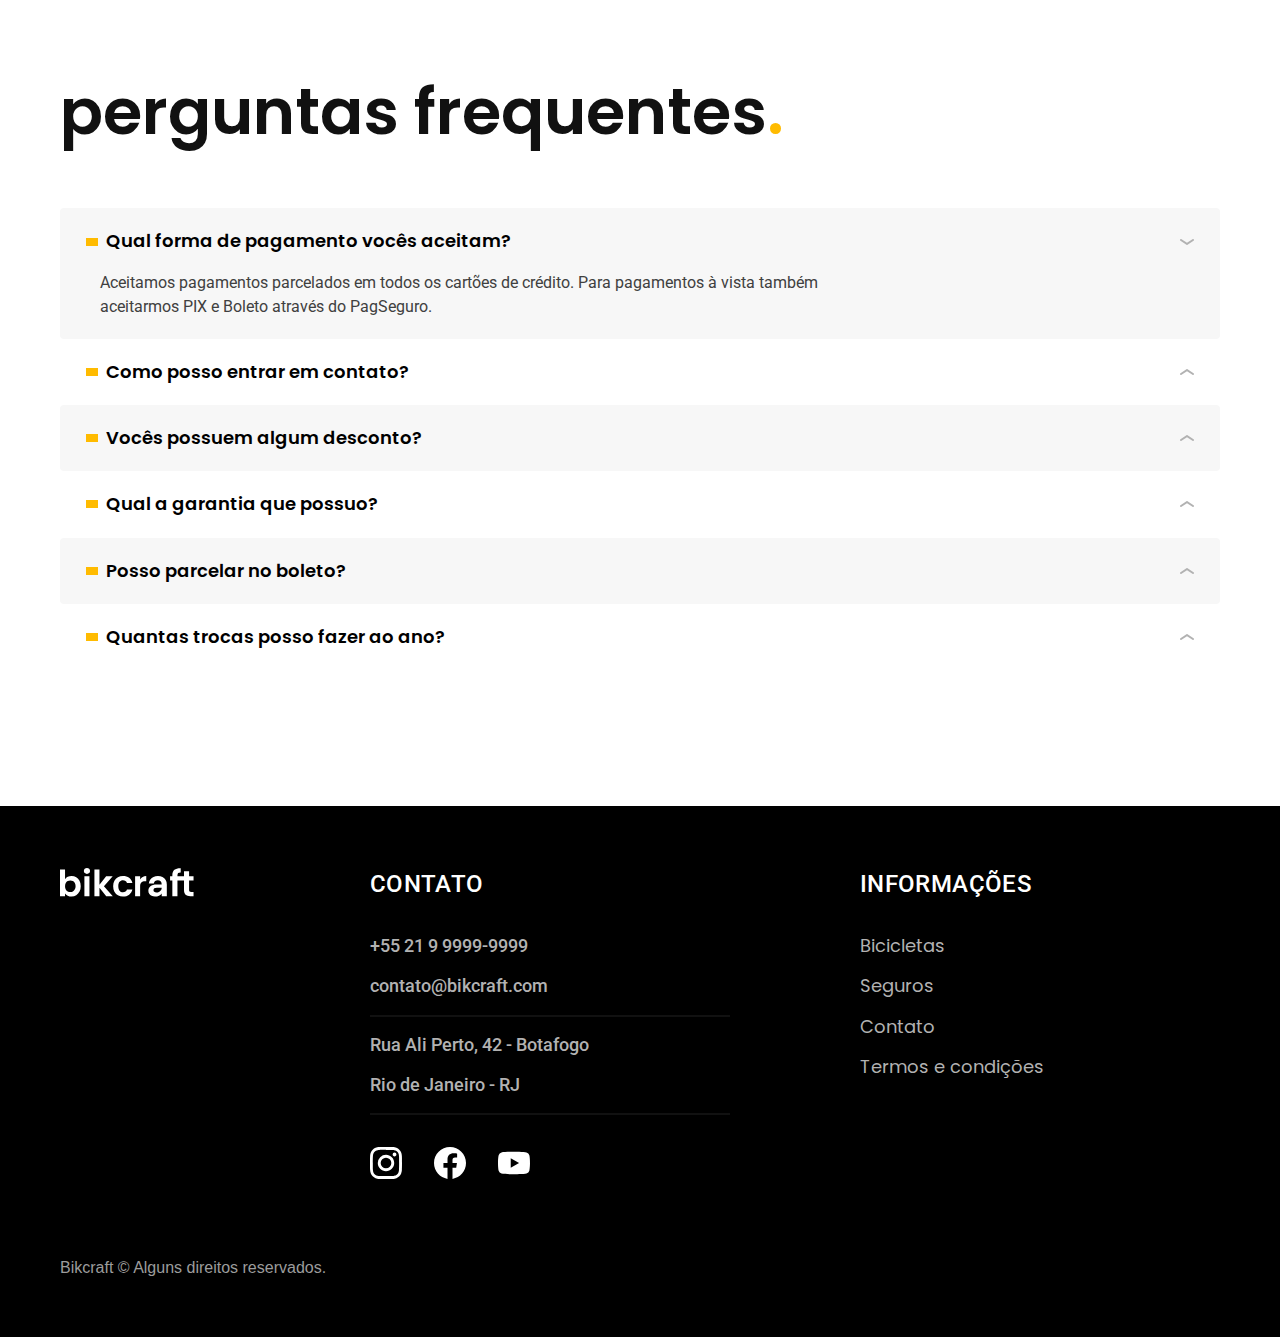
<file: seguros.html>
<!DOCTYPE html>
<html lang="pt-br">

<head>
  <meta charset="UTF-8">
  <meta name="viewport" content="width=device-width, initial-scale=1.0">

  <title>Seguros | Bikcraft</title>

  <meta name="description" content="Seguros">
  <link rel="preconnect" href="https://fonts.googleapis.com">
  <link rel="preconnect" href="https://fonts.gstatic.com" crossorigin>
  <link href="https://fonts.googleapis.com/css2?family=Poppins:wght@400;600&family=Roboto:wght@400;500&family=Merriweather:ital,wght@1,900&display=swap" rel="stylesheet">
  <link rel="icon" href="./favicon.svg" type="image/svg+xml">
  <link rel="preload" href="./css/style.min.css" as="style">
  <link rel="stylesheet" href="./css/style.css">
  <script>document.documentElement.classList.add('js');</script>
</head>

<body id="seguros">
  <header class="header-bg">
    <div class="header container">

      <a href="./">
        <img src="./img/bikcraft.svg" alt="Bikcraft">
      </a>

      <nav aria-label="primária">
        <ul class="header-menu font-1-m cor-0">
          <li><a href="./bicicletas.html">Bicicletas</a></li>
          <li><a href="./seguros.html">Seguros</a></li>
          <li><a href="./contato.html">Contato</a></li>
        </ul>
      </nav>
    </div>

  </header>

  <main class="seguros-bg">
    <div class="titulo-bg">
      <div class="titulo container">
        <p class="font-2-l-b cor-5">Escolha o seguro</p>
        <h1 class="font-1-xxl cor-0">você seguro<span class="cor-p1">.</span></h1>
      </div>
    </div>
    <div class="seguros container">
      <div class="seguros-item fadeInLeft" data-anime="200">
        <h3 class="font-1xl cor-6">PRATA</h3>
        <span class="font-1-xl cor-0">R$ 199<span class="font-1-xs cor-6">mensal</span></span>

        <ul class="font-2-m cor-0">
          <li>Duas trocas por ano</li>
          <li>Assistência técnica</li>
          <li>Suporte 08h às 18h</li>
          <li>Cobertura estadual</li>
        </ul>
        <a class="botao secundario" href="./orcamento.html?tipo=seguro&produto=prata">Inscreva-se</a>
      </div>

      <div class="seguros-item fadeInRight" data-anime="400">
        <h3 class="font-1xl cor-p1">OURO</h3>
        <span class="font-1-xl cor-0">R$ 299<span class="font-1-xs cor-6">mensal</span></span>

        <ul class="font-2-m cor-0">
          <li>Cinco trocas por ano</li>
          <li>Assistência especial</li>
          <li>Suporte 24h</li>
          <li>Cobertura nacional</li>
          <li>Desconto em parceiros</li>
          <li>Acesso ao Clube Bikcraft</li>
        </ul>
        <a class="botao" href="./orcamento.html?tipo=seguro&produto=ouro">Inscreva-se</a>
      </div>

    </div>
  </main>

  <article class="vantagens-bg">
    <div class="vantagens container">
      <h2 class="font-1-xxl cor-0">vantagens<span class="cor-p1">.</span></h2>

      <ul>
        <li><img src="./img/icones/eletrica.svg" alt="">
          <h3 class="font-1-l cor-0">Reparo Elétrico</h3>
          <p class="font-2-s cor-5">Garantimos o reparo completo do seu motor em caso de falhas. Sabemos que falhas são raras, mas estamos aqui para caso ocorra.</p>
        </li>

        <li><img src="./img/icones/carbono.svg" alt="">
          <h3 class="font-1-l cor-0">Carbono</h3>
          <p class="font-2-s cor-5">Nossos quadros são feitos para durar para sempre. Mas caso algo ocorra, ficamos felizes em reparar.</p>
        </li>

        <li><img src="./img/icones/sustentavel.svg" alt="">
          <h3 class="font-1-l cor-0">Sustentável</h3>
          <p class="font-2-s cor-5">Trabalhamos com a filosofia de desperdício zero. Qualquer parte defeituosa é reciclada e reutilizada em outro projeto.</p>
        </li>

        <li><img src="./img/icones/rastreador.svg" alt="">
          <h3 class="font-1-l cor-0">Recuperação</h3>
          <p class="font-2-s cor-5">Utilizamos o GPS da sua Bikcraft em conjunto com especialistas em segurança para efetuarmos a recuperação.</p>
        </li>

        <li><img src="./img/icones/seguro.svg" alt="">
          <h3 class="font-1-l cor-0">Seguro</h3>
          <p class="font-2-s cor-5">Com o seguro Bikcraft você pode ficar tranquilo em saber que o seu dinheiro não será perdido em casos de roubo.</p>
        </li>

        <li><img src="./img/icones/velocidade.svg" alt="">
          <h3 class="font-1-l cor-0">Rapidez</h3>
          <p class="font-2-s cor-5">A sua Bikcraft ficará pronta para uso no mesmo dia, caso você traga ela para ser reparada em uma das filiais.</p>
        </li>
      </ul>

    </div>
  </article>

  <article class="perguntas container">
    <h2 class="font-1-xxl">perguntas frequentes<span class="cor-p1">.</span></h2>
    <dl>
      <div>
        <dt>
          <button class="font-1-m-b" aria-controls="pergunta1" aria-expanded="true">Qual forma de pagamento vocês aceitam?</button>
        </dt>
        <dd id="pergunta1" class="font-2-s cor-9 ativa">Aceitamos pagamentos parcelados em todos os cartões de crédito. Para pagamentos à vista também aceitarmos PIX e Boleto através do PagSeguro.</dd>
      </div>

      <div>
        <dt>
          <button class="font-1-m-b" aria-controls="pergunta2" aria-expanded="false">Como posso entrar em contato?</button>
        </dt>
        <dd id="pergunta2" class="font-2-s cor-9">Aceitamos pagamentos parcelados em todos os cartões de crédito. Para pagamentos à vista também aceitarmos PIX e Boleto através do PagSeguro.</dd>
      </div>

      <div>
        <dt>
          <button class="font-1-m-b" aria-controls="pergunta3" aria-expanded="false">Vocês possuem algum desconto?</button>
        </dt>
        <dd id="pergunta3" class="font-2-s cor-9">Aceitamos pagamentos parcelados em todos os cartões de crédito. Para pagamentos à vista também aceitarmos PIX e Boleto através do PagSeguro.</dd>
      </div>

      <div>
        <dt>
          <button class="font-1-m-b" aria-controls="pergunta4" aria-expanded="false">Qual a garantia que possuo?</button>
        </dt>
        <dd id="pergunta4" class="font-2-s cor-9">Aceitamos pagamentos parcelados em todos os cartões de crédito. Para pagamentos à vista também aceitarmos PIX e Boleto através do PagSeguro.</dd>
      </div>

      <div>
        <dt>
          <button class="font-1-m-b" aria-controls="pergunta5" aria-expanded="false">
            Posso parcelar no boleto?
          </button>
        </dt>
        <dd id="pergunta5" class="font-2-s cor-9">Aceitamos pagamentos parcelados em todos os cartões de crédito. Para pagamentos à vista também aceitarmos PIX e Boleto através do PagSeguro.</dd>
      </div>

      <div>
        <dt>
          <button class="font-1-m-b" aria-controls="pergunta6" aria-expanded="false">
            Quantas trocas posso fazer ao ano?
          </button>
        </dt>
        <dd id="pergunta6" class="font-2-s cor-9">Aceitamos pagamentos parcelados em todos os cartões de crédito. Para pagamentos à vista também aceitarmos PIX e Boleto através do PagSeguro.</dd>
      </div>
    </dl>
  </article>

  <footer class="footer-bg">
    <div class="footer container">
      <img src="./img/bikcraft.svg" alt="bikcraft">
      <div class="footer-contato">
        <h3 class="font-2-l-b cor-0">Contato</h3>
        <ul class="font-2-m cor-5">
          <li><a href="tel:+5521999999999">+55 21 9 9999-9999</a></li>
          <li><a href="mailto:contato@bikcraft.com">contato@bikcraft.com</a></li>
          <li>Rua Ali Perto, 42 - Botafogo</li>
          <li>Rio de Janeiro - RJ</li>
        </ul>
        <div class="footer-redes">
          <a href="./">
            <img src="./img/redes/instagram.svg" alt="instagram">
          </a>
          <a href="./">
            <img src="./img/redes/facebook.svg" alt="facebook">
          </a>
          <a href="./">
            <img src="./img/redes/youtube.svg" alt="youtube">
          </a>
        </div>
      </div>
      <div class="footer-informacoes">
        <h3 class="font-2-l-b cor-0">Informações</h3>
        <nav>
          <ul class="font-1-m cor-5">
            <li><a href=" ./bicicletas.html">Bicicletas</a></li>
            <li><a href="./seguros.html">Seguros</a></li>
            <li><a href="./contato.html">Contato</a></li>
            <li><a href="./termos.html">Termos e condições</a></li>
          </ul>
        </nav>
      </div>
      <p class="footer-copy font-2m cor-6">Bikcraft © Alguns direitos reservados.</p>
    </div>
  </footer>
  <script src="./js/simple-anime.js"></script>

  <script src="./js/script.js"></script>
</body>
</file>
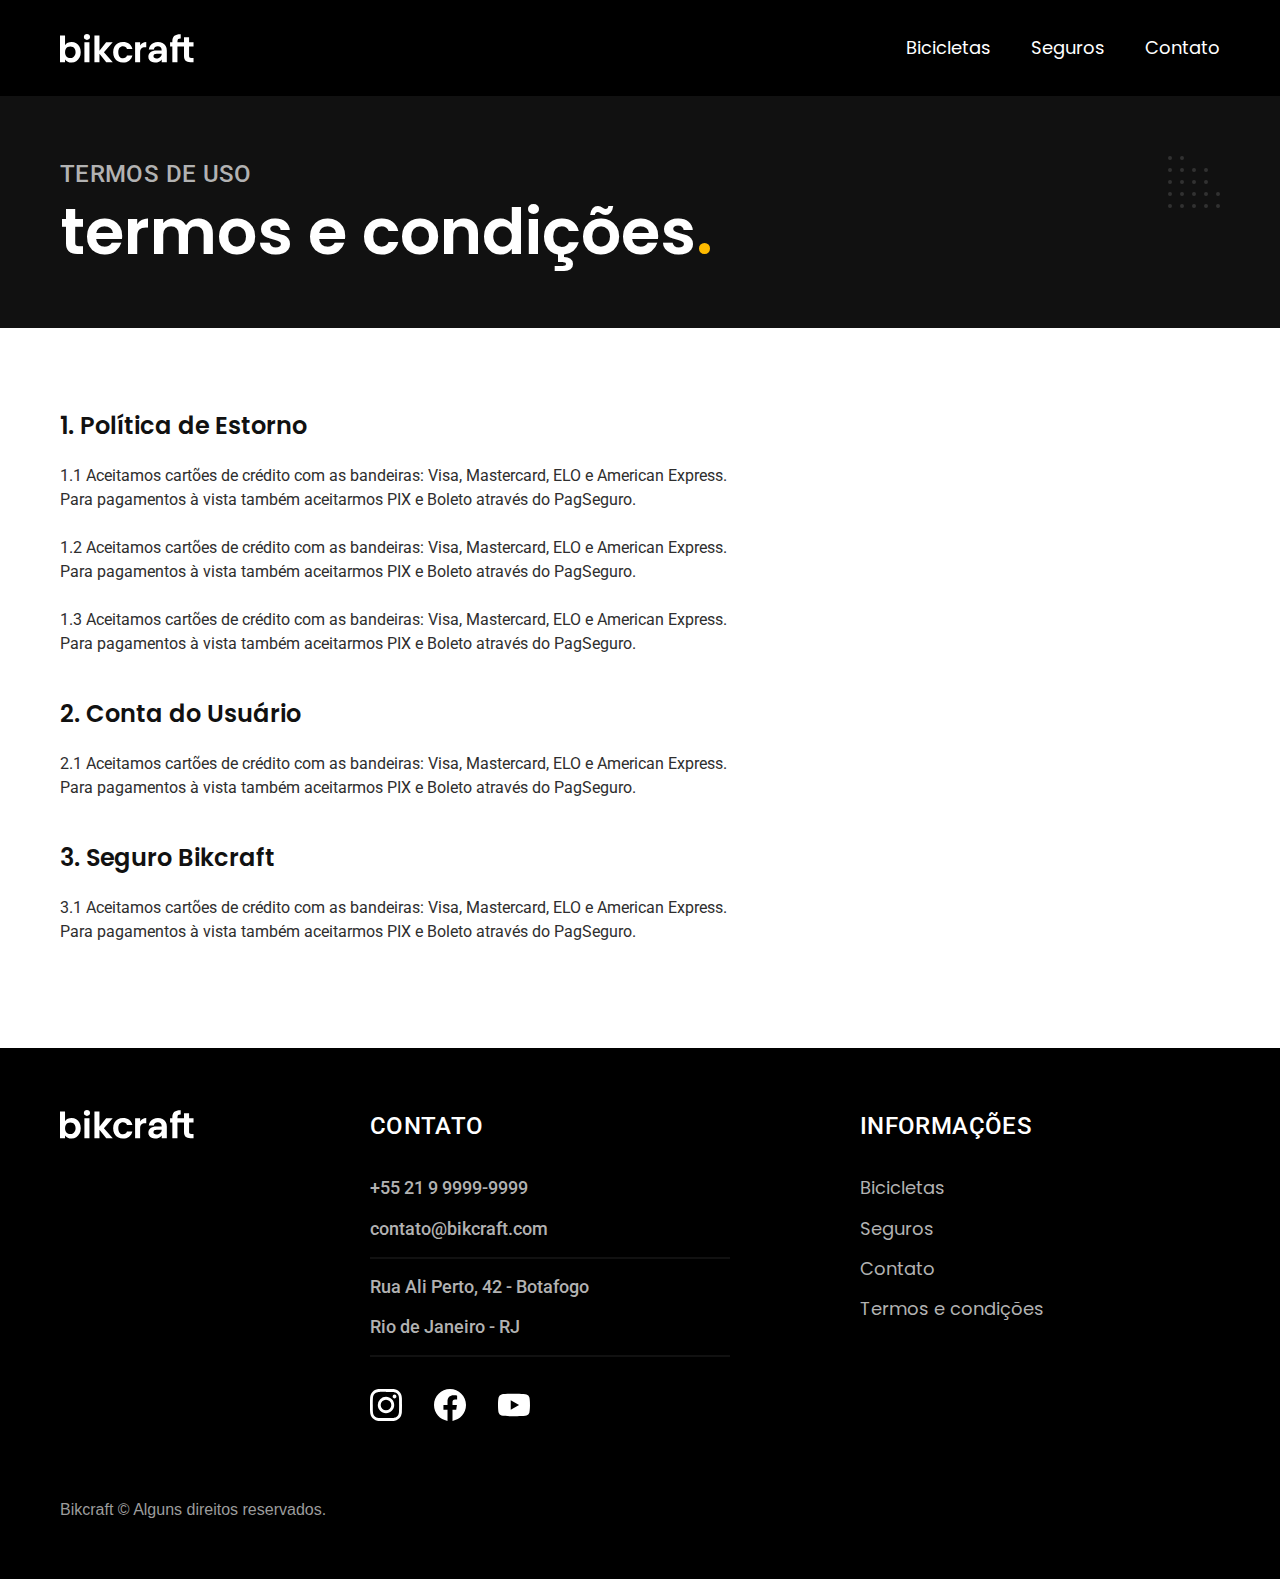
<file: termos.html>
<!DOCTYPE html>
<html lang="pt-br">

<head>
  <meta charset="UTF-8">
  <meta name="viewport" content="width=device-width, initial-scale=1.0">

  <title>Termos e condições | Bikcraft</title>

  <meta name="description" content="Termos e condições.">
  <link rel="preconnect" href="https://fonts.googleapis.com">
  <link rel="preconnect" href="https://fonts.gstatic.com" crossorigin>
  <link href="https://fonts.googleapis.com/css2?family=Poppins:wght@400;600&family=Roboto:wght@400;500&family=Merriweather:ital,wght@1,900&display=swap" rel="stylesheet">
  <link rel="icon" href="./favicon.svg" type="image/svg+xml">
  <link rel="preload" href="./css/style.min.css" as="style">
  <link rel="stylesheet" href="./css/style.css">
  <script>document.documentElement.classList.add('js');</script>
</head>

<body id="termos">
  <header class="header-bg">
    <div class="header container">

      <a href="./">
        <img src="./img/bikcraft.svg" alt="Bikcraft">
      </a>

      <nav aria-label="primária">
        <ul class="header-menu font-1-m cor-0">
          <li><a href="./bicicletas.html">Bicicletas</a></li>
          <li><a href="./seguros.html">Seguros</a></li>
          <li><a href="./contato.html">Contato</a></li>
        </ul>
      </nav>
    </div>

  </header>

  <main>
    <div class="titulo-bg">
      <div class="titulo container">
        <p class="font-2-l-b cor-5">Termos de uso</p>
        <h1 class="font-1-xxl cor-0">termos e condições<span class="cor-p1">.</span></h1>
      </div>
    </div>

    <div class="termos font-2-s cor-10 container">
      <h2 class="font-1-l-b cor-11">1. Política de Estorno</h2>
      <p>1.1 Aceitamos cartões de crédito com as bandeiras: Visa, Mastercard, ELO e American Express. Para pagamentos à vista também aceitarmos PIX e Boleto através do PagSeguro.</p>
      <p>1.2 Aceitamos cartões de crédito com as bandeiras: Visa, Mastercard, ELO e American Express. Para pagamentos à vista também aceitarmos PIX e Boleto através do PagSeguro.</p>
      <p>1.3 Aceitamos cartões de crédito com as bandeiras: Visa, Mastercard, ELO e American Express. Para pagamentos à vista também aceitarmos PIX e Boleto através do PagSeguro.</p>

      <h2 class="font-1-l-b cor-11">2. Conta do Usuário</h2>
      <p>2.1 Aceitamos cartões de crédito com as bandeiras: Visa, Mastercard, ELO e American Express. Para pagamentos à vista também aceitarmos PIX e Boleto através do PagSeguro.</p>

      <h2 class="font-1-l-b cor-11">3. Seguro Bikcraft</h2>
      <p>3.1 Aceitamos cartões de crédito com as bandeiras: Visa, Mastercard, ELO e American Express. Para pagamentos à vista também aceitarmos PIX e Boleto através do PagSeguro.</p>

    </div>
  </main>

  <footer class="footer-bg">
    <div class="footer container">
      <img src="./img/bikcraft.svg" alt="bikcraft">
      <div class="footer-contato">
        <h3 class="font-2-l-b cor-0">Contato</h3>
        <ul class="font-2-m cor-5">
          <li><a href="tel:+5521999999999">+55 21 9 9999-9999</a></li>
          <li><a href="mailto:contato@bikcraft.com">contato@bikcraft.com</a></li>
          <li>Rua Ali Perto, 42 - Botafogo</li>
          <li>Rio de Janeiro - RJ</li>
        </ul>
        <div class="footer-redes">
          <a href="./">
            <img src="./img/redes/instagram.svg" alt="instagram">
          </a>
          <a href="./">
            <img src="./img/redes/facebook.svg" alt="facebook">
          </a>
          <a href="./">
            <img src="./img/redes/youtube.svg" alt="youtube">
          </a>
        </div>
      </div>
      <div class="footer-informacoes">
        <h3 class="font-2-l-b cor-0">Informações</h3>
        <nav>
          <ul class="font-1-m cor-5">
            <li><a href=" ./bicicletas.html">Bicicletas</a></li>
            <li><a href="./seguros.html">Seguros</a></li>
            <li><a href="./contato.html">Contato</a></li>
            <li><a href="./termos.html">Termos e condições</a></li>
          </ul>
        </nav>
      </div>
      <p class="footer-copy font-2m cor-6">Bikcraft © Alguns direitos reservados.</p>
    </div>
  </footer>
  <script src="./js/script.js"></script>
</body>
</file>
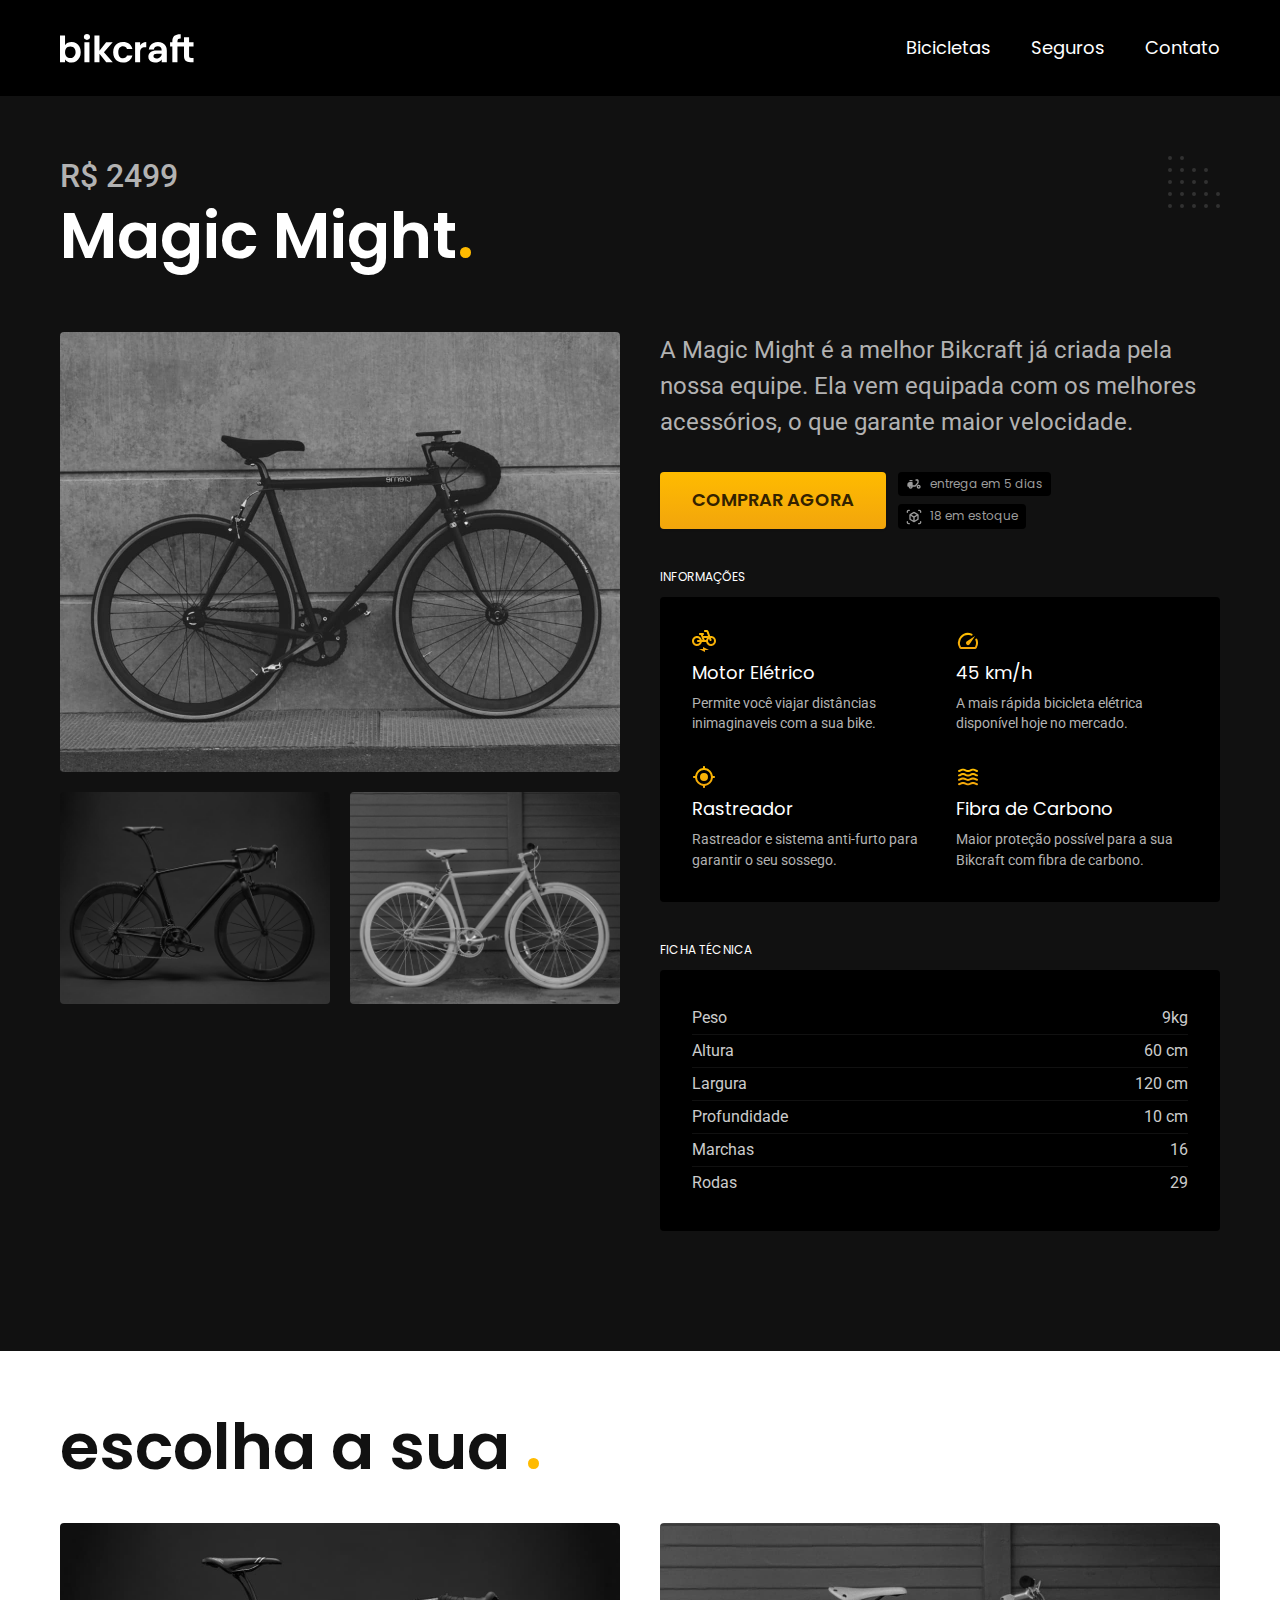
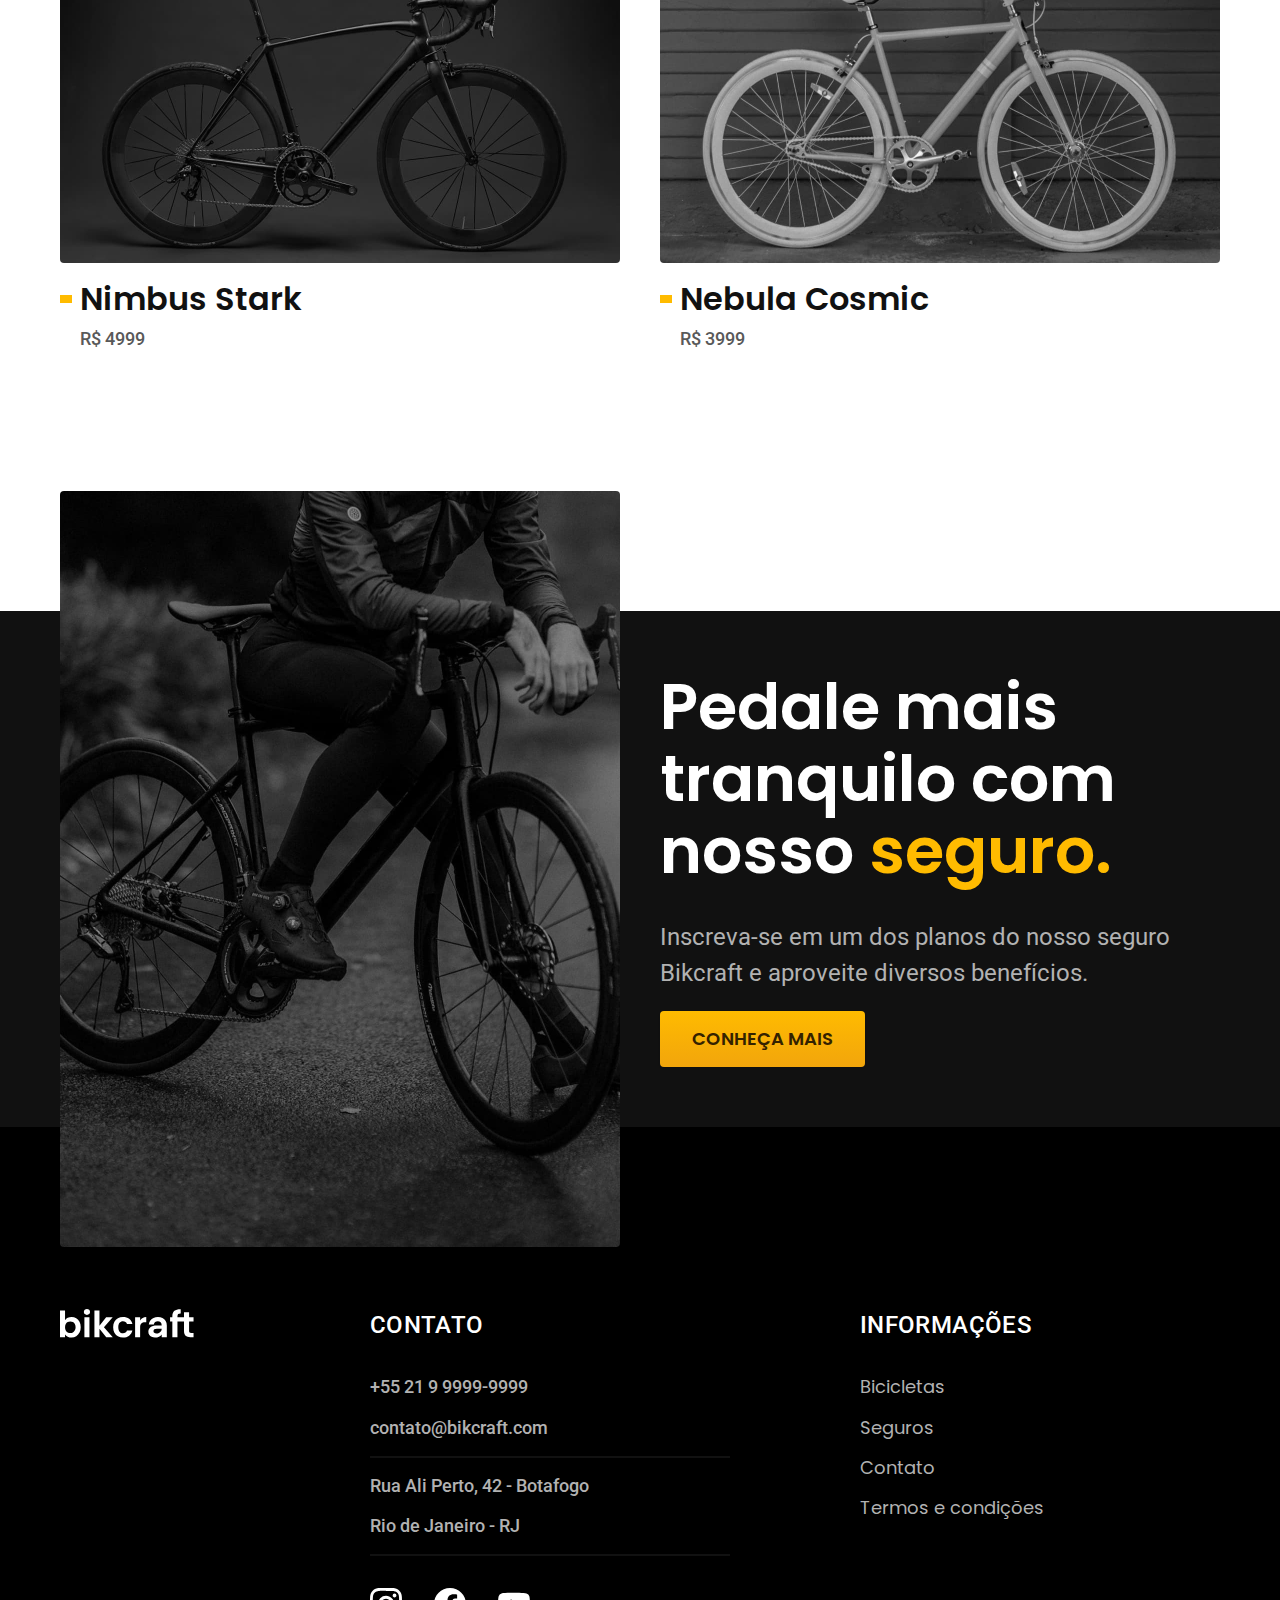
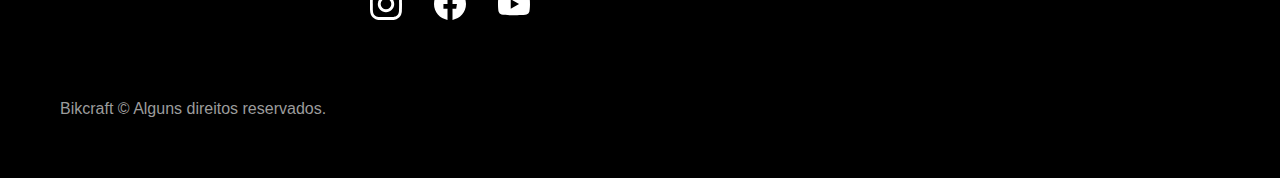
<file: bicicletas/magic.html>
<!DOCTYPE html>
<html lang="pt-br">

<head>
  <meta charset="UTF-8">
  <meta name="viewport" content="width=device-width, initial-scale=1.0">

  <title>Magic | Bikcraft</title>

  <meta name="description" content="Nimbus Bikcraft">
  <link rel="preconnect" href="https://fonts.googleapis.com">
  <link rel="preconnect" href="https://fonts.gstatic.com" crossorigin>
  <link href="https://fonts.googleapis.com/css2?family=Poppins:wght@400;600&family=Roboto:wght@400;500&family=Merriweather:ital,wght@1,900&display=swap" rel="stylesheet">
  <link rel="icon" href="../favicon.svg" type="image/svg+xml">

  <link rel="preload" href="../css/style.min.css" as="style">
  <link rel="stylesheet" href="../css/style.css">
  <script>document.documentElement.classList.add('js');</script>
</head>

<body id="bicicleta">
  <header class="header-bg">
    <div class="header container">

      <a href="../">
        <img src="../img/bikcraft.svg" alt="Bikcraft">
      </a>

      <nav aria-label="primária">
        <ul class="header-menu font-1-m cor-0">
          <li><a href="../bicicletas.html">Bicicletas</a></li>
          <li><a href="../seguros.html">Seguros</a></li>
          <li><a href="../contato.html">Contato</a></li>
        </ul>
      </nav>
    </div>

  </header>

  <main class="titulo-bg">
    <div>
      <div class="titulo container">
        <p class="font-2-xl cor-5">R$ 2499</p>
        <h1 class="font-1-xxl cor-0">Magic Might<span class="cor-p1">.</span></h1>
      </div>
    </div>

    <div class="bicicleta container">

      <div class="bicicleta-imagem">
        <img src="../img/bicicleta/nimbus2.jpg" alt="Fotografia da bicicleta">
        <img src="../img/bicicleta/nimbus1.jpg" alt="Fotografia da bicicleta">
        <img src="../img/bicicleta/nimbus3.jpg" alt="Fotografia da bicicleta">
      </div>

      <div class="bicicleta-conteudo">
        <p class="font-2-l cor-5">
          A Magic Might é a melhor Bikcraft já criada pela nossa equipe. Ela vem equipada com os melhores acessórios, o que garante maior velocidade.
        </p>
        <div class="bicicleta-comprar">
          <a class="botao" href="../orcamento.html?tipo=bikcraft&produto=magic">comprar agora</a>
          <span class="font-1-xs cor-6">
            <img src="../img/icones/entrega.svg" alt="">entrega em 5 dias</span>
          <span class="font-1-xs cor-6">
            <img src="../img/icones/estoque.svg" alt=""> 18 em estoque</span>
        </div>

        <h2 class="font-1-xs cor-0">Informações</h2>
        <ul class="bicicleta-informacoes">
          <li>
            <img src="../img/icones/eletrica.svg" alt="">
            <h3 class="font-1-m cor-0">Motor Elétrico</h3>
            <p class="font-2-xs cor-5">Permite você viajar distâncias inimaginaveis com a sua bike.</p>
          </li>
          <li>
            <img src="../img/icones/velocidade.svg" alt="">
            <h3 class="font-1-m cor-0">45 km/h</h3>
            <p class="font-2-xs cor-5">A mais rápida bicicleta elétrica disponível hoje no mercado.</p>
          </li>
          <li>
            <img src="../img/icones/rastreador.svg" alt="">
            <h3 class="font-1-m cor-0">Rastreador</h3>
            <p class="font-2-xs cor-5">Rastreador e sistema anti-furto para garantir o seu sossego.</p>
          </li>
          <li>
            <img src="../img/icones/carbono.svg" alt="">
            <h3 class="font-1-m cor-0">Fibra de Carbono</h3>
            <p class="font-2-xs cor-5">Maior proteção possível para a sua Bikcraft com fibra de carbono.</p>
          </li>
        </ul>

        <h2 class="font-1-xs cor-0">Ficha técnica</h2>
        <ul class="bicicleta-ficha font-2-s cor-4">
          <li>Peso<span>9kg</span></li>
          <li>Altura<span>60 cm</span></li>
          <li>Largura<span>120 cm</span></li>
          <li>Profundidade<span>10 cm</span></li>
          <li>Marchas<span>16</span></li>
          <li>Rodas<span>29</span></li>
        </ul>
      </div>
    </div>

  </main>

  <article class="bicicletas-lista container">
    <h2 class="font-1-xxl">escolha a sua <span class="cor-p1">.</span></h2>
    <ul>
      <li>
        <a href="./nimbus.html">
          <img src="../img/bicicletas/nimbus.jpg" alt="Bicicleta preta">
          <h3 class="font-1-xl">Nimbus Stark</h3>
          <span class="font-2-m cor-8">R$ 4999</span>
        </a>
      </li>

      <li>
        <a href="./nebula.html">
          <img src="../img/bicicletas/nebula.jpg" alt="Bicicleta preta">
          <h3 class="font-1-xl">Nebula Cosmic</h3>
          <span class="font-2-m cor-8">R$ 3999</span>
        </a>
      </li>

    </ul>
  </article>

  <article class="seguro-bg">
    <div class="seguro container">
      <div class="seguro-imagem">
        <img src="../img/fotos/seguros.jpg" alt="Pessoa parada em cima de uma bicicleta.">
      </div>

      <div class="seguro-conteudo">
        <h2 class="font-1-xxl cor-0">Pedale mais tranquilo com nosso <span class="cor-p1">seguro.</span></h2>
        <p class="font-2-l cor-5">Inscreva-se em um dos planos do nosso seguro Bikcraft e aproveite diversos benefícios.</p>
        <a href="../seguros.html" class="botao">conheça mais</a>
      </div>

    </div>
  </article>

  <footer class=" footer-bg">
    <div class="footer container">
      <img src="../img/bikcraft.svg" alt="bikcraft">
      <div class="footer-contato">
        <h3 class="font-2-l-b cor-0">Contato</h3>
        <ul class="font-2-m cor-5">
          <li><a href="tel:+5521999999999">+55 21 9 9999-9999</a></li>
          <li><a href="mailto:contato@bikcraft.com">contato@bikcraft.com</a></li>
          <li>Rua Ali Perto, 42 - Botafogo</li>
          <li>Rio de Janeiro - RJ</li>
        </ul>
        <div class="footer-redes">
          <a href="../">
            <img src="../img/redes/instagram.svg" alt="instagram">
          </a>
          <a href="../">
            <img src="../img/redes/facebook.svg" alt="facebook">
          </a>
          <a href="../">
            <img src="../img/redes/youtube.svg" alt="youtube">
          </a>
        </div>
      </div>
      <div class="footer-informacoes">
        <h3 class="font-2-l-b cor-0">Informações</h3>
        <nav>
          <ul class="font-1-m cor-5">
            <li><a href="../bicicletas.html">Bicicletas</a></li>
            <li><a href="../seguros.html">Seguros</a></li>
            <li><a href="../contato.html">Contato</a></li>
            <li><a href="../termos.html">Termos e condições</a></li>
          </ul>
        </nav>
      </div>
      <p class="footer-copy font-2m cor-6">Bikcraft © Alguns direitos reservados.</p>
    </div>
  </footer>
  <script src="../js/script.js"></script>
</body>
</file>
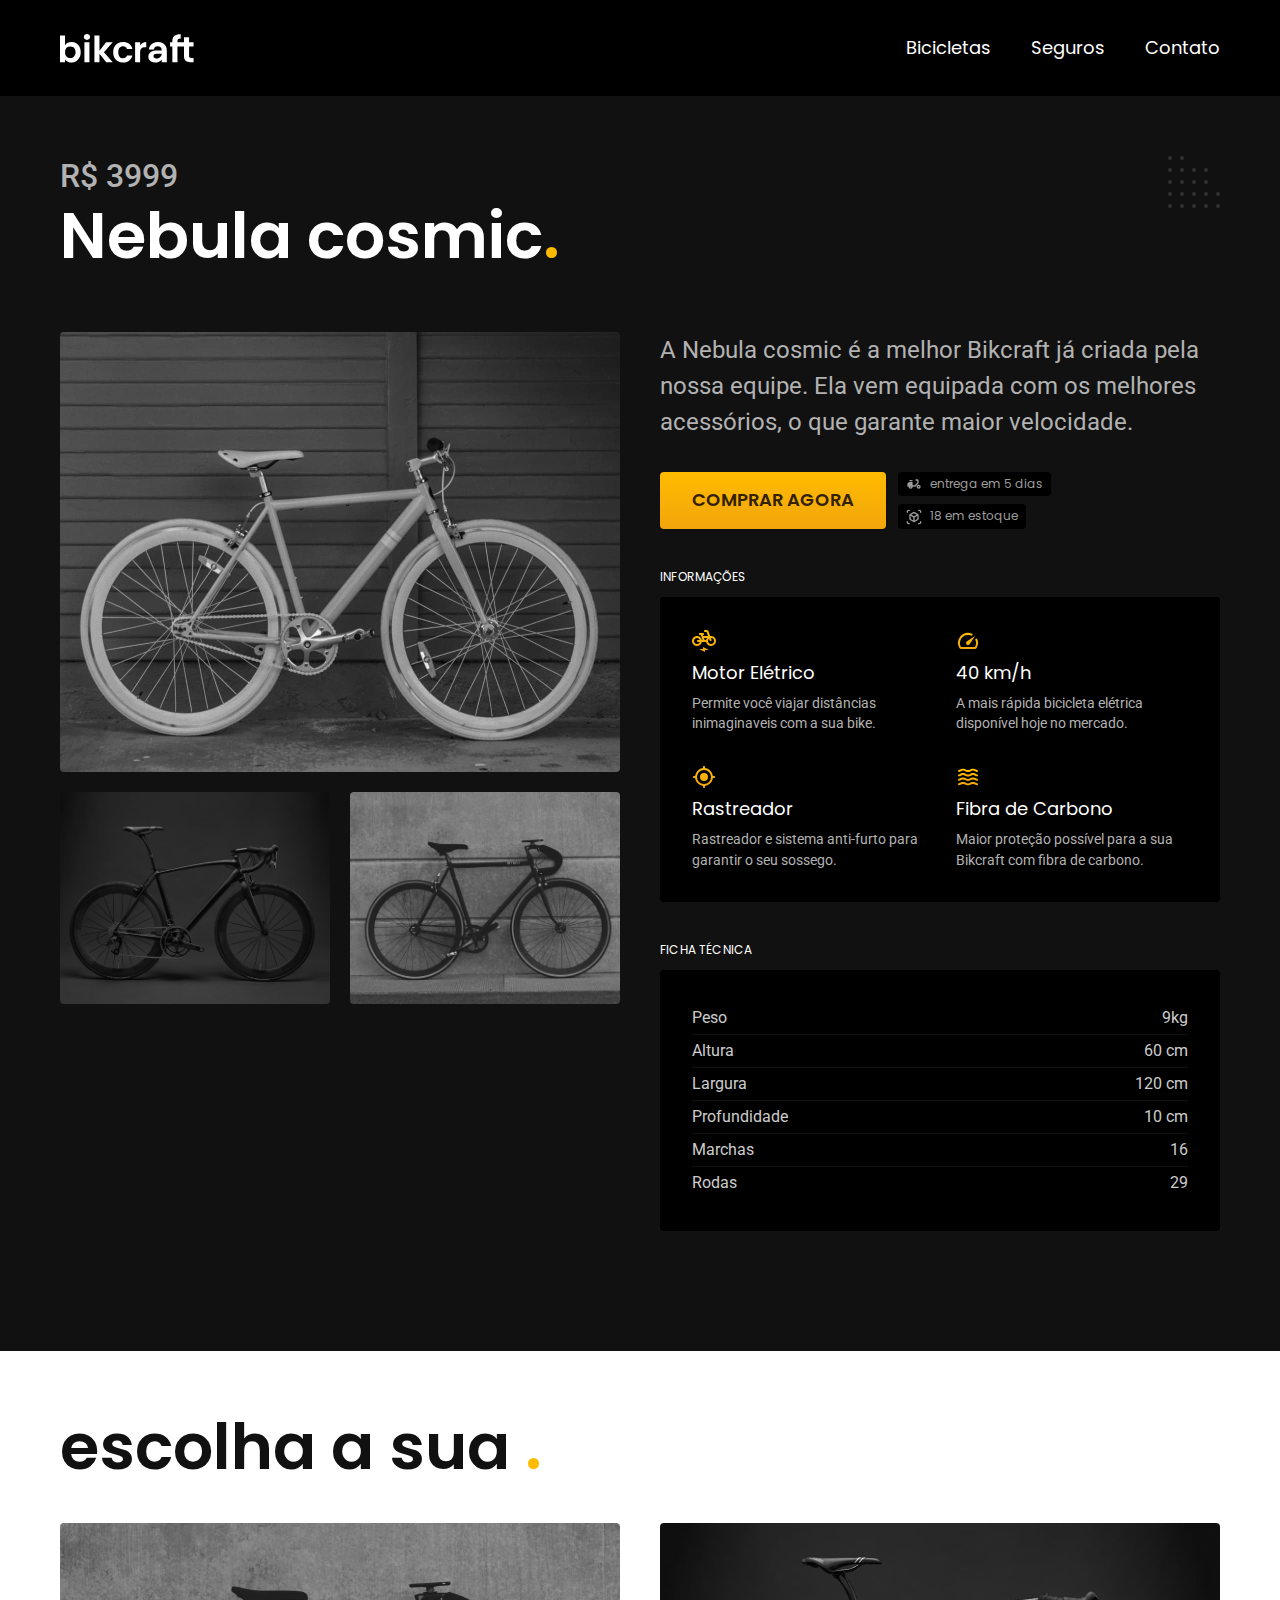
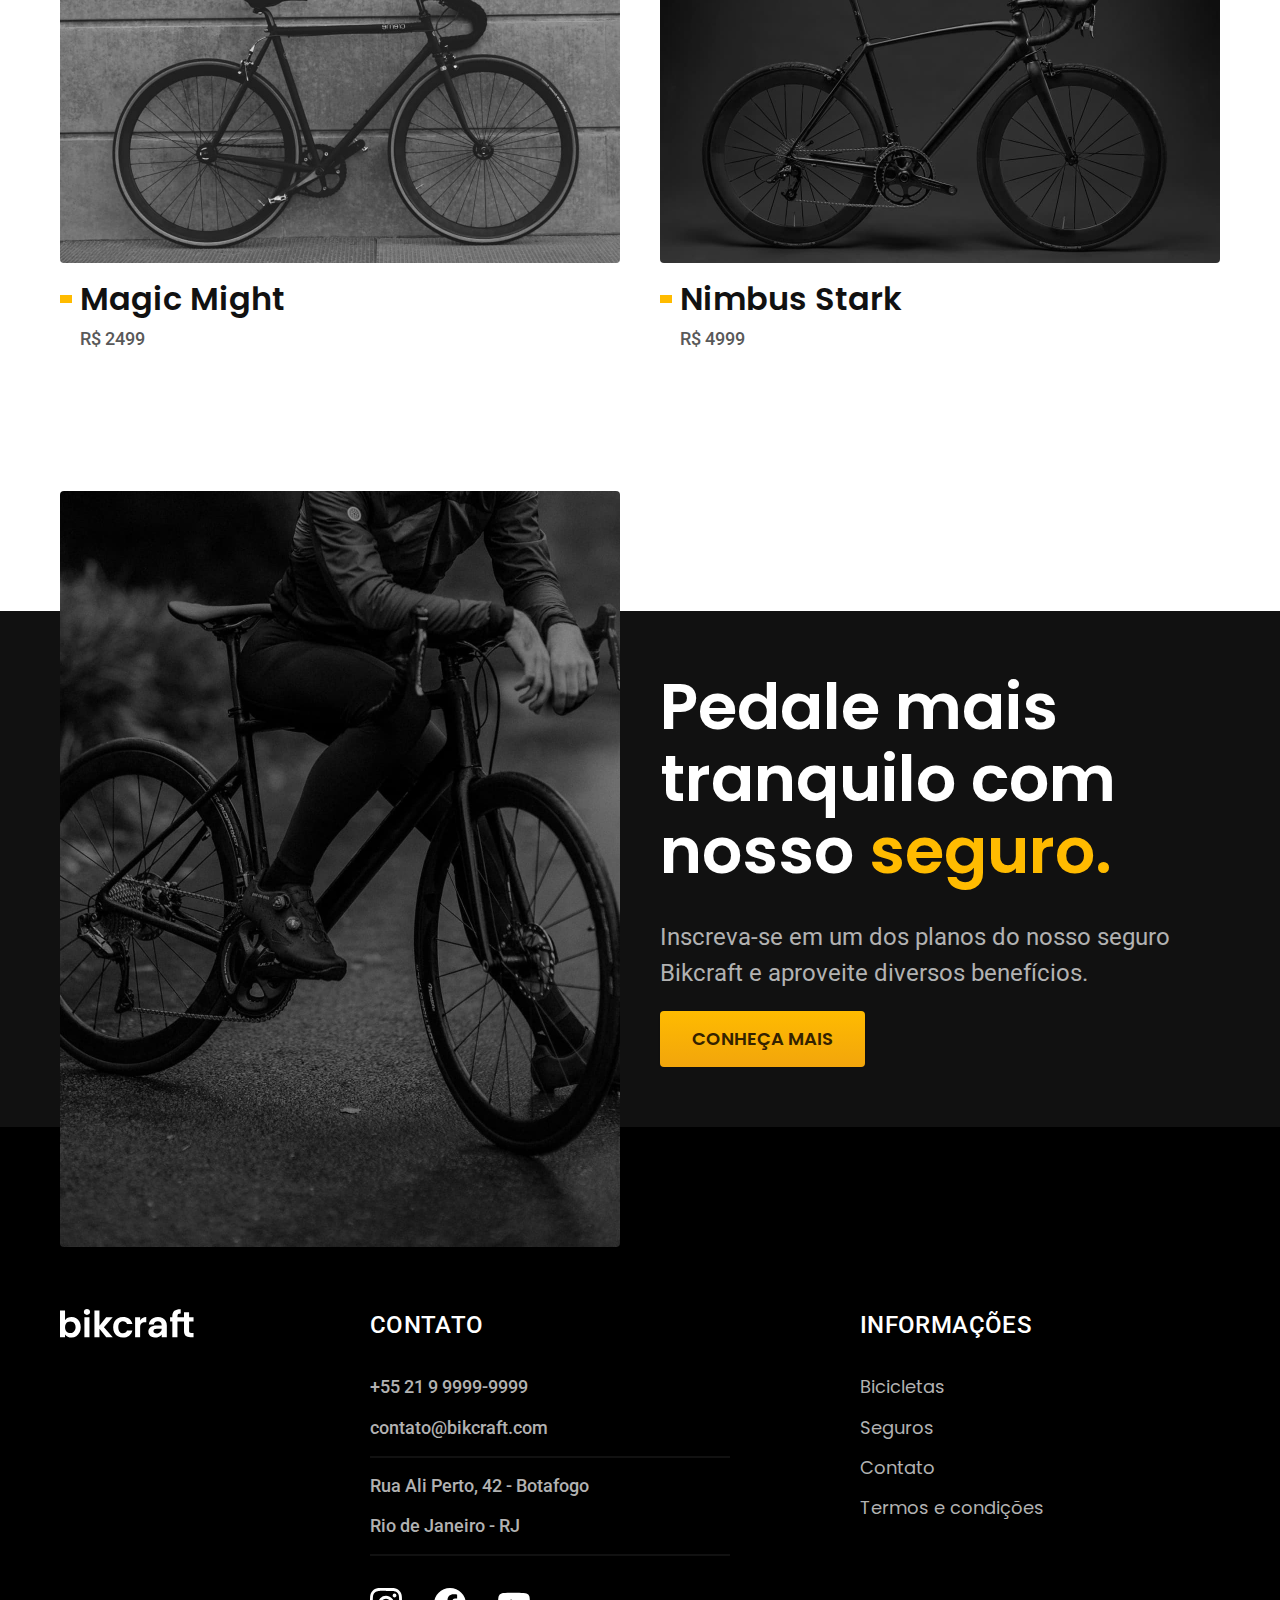
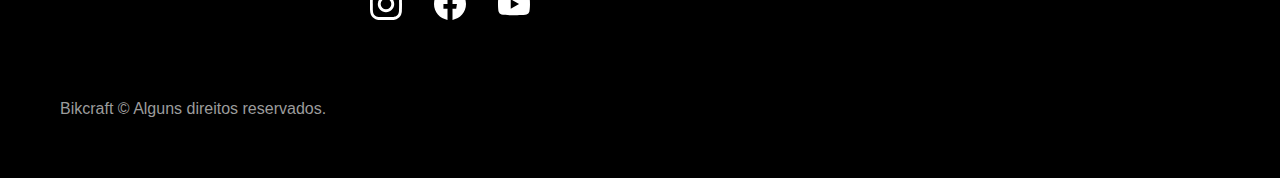
<file: bicicletas/nebula.html>
<!DOCTYPE html>
<html lang="pt-br">

<head>
  <meta charset="UTF-8">
  <meta name="viewport" content="width=device-width, initial-scale=1.0">

  <title>Nebula | Bikcraft</title>

  <meta name="description" content="Nimbus Bikcraft">
  <link rel="preconnect" href="https://fonts.googleapis.com">
  <link rel="preconnect" href="https://fonts.gstatic.com" crossorigin>
  <link href="https://fonts.googleapis.com/css2?family=Poppins:wght@400;600&family=Roboto:wght@400;500&family=Merriweather:ital,wght@1,900&display=swap" rel="stylesheet">
  <link rel="icon" href="../favicon.svg" type="image/svg+xml">

  <link rel="preload" href="../css/style.min.css" as="style">
  <link rel="stylesheet" href="../css/style.css">
  <script>document.documentElement.classList.add('js');</script>
</head>

<body id="bicicleta">
  <header class="header-bg">
    <div class="header container">

      <a href="../">
        <img src="../img/bikcraft.svg" alt="Bikcraft">
      </a>

      <nav aria-label="primária">
        <ul class="header-menu font-1-m cor-0">
          <li><a href="../bicicletas.html">Bicicletas</a></li>
          <li><a href="../seguros.html">Seguros</a></li>
          <li><a href="../contato.html">Contato</a></li>
        </ul>
      </nav>
    </div>

  </header>

  <main class="titulo-bg">
    <div>
      <div class="titulo container">
        <p class="font-2-xl cor-5">R$ 3999</p>
        <h1 class="font-1-xxl cor-0">Nebula cosmic<span class="cor-p1">.</span></h1>
      </div>
    </div>

    <div class="bicicleta container">

      <div class="bicicleta-imagem">
        <img src="../img/bicicleta/nimbus3.jpg" alt="Fotografia da bicicleta">
        <img src="../img/bicicleta/nimbus1.jpg" alt="Fotografia da bicicleta">
        <img src="../img/bicicleta/nimbus2.jpg" alt="Fotografia da bicicleta">
      </div>

      <div class="bicicleta-conteudo">
        <p class="font-2-l cor-5">
          A Nebula cosmic é a melhor Bikcraft já criada pela nossa equipe. Ela vem equipada com os melhores acessórios, o que garante maior velocidade.
        </p>
        <div class="bicicleta-comprar">
          <a class="botao" href="../orcamento.html?tipo=bikcraft&produto=nebula">comprar agora</a>
          <span class="font-1-xs cor-6">
            <img src="../img/icones/entrega.svg" alt="">entrega em 5 dias</span>
          <span class="font-1-xs cor-6">
            <img src="../img/icones/estoque.svg" alt=""> 18 em estoque</span>
        </div>

        <h2 class="font-1-xs cor-0">Informações</h2>
        <ul class="bicicleta-informacoes">
          <li>
            <img src="../img/icones/eletrica.svg" alt="">
            <h3 class="font-1-m cor-0">Motor Elétrico</h3>
            <p class="font-2-xs cor-5">Permite você viajar distâncias inimaginaveis com a sua bike.</p>
          </li>
          <li>
            <img src="../img/icones/velocidade.svg" alt="">
            <h3 class="font-1-m cor-0">40 km/h</h3>
            <p class="font-2-xs cor-5">A mais rápida bicicleta elétrica disponível hoje no mercado.</p>
          </li>
          <li>
            <img src="../img/icones/rastreador.svg" alt="">
            <h3 class="font-1-m cor-0">Rastreador</h3>
            <p class="font-2-xs cor-5">Rastreador e sistema anti-furto para garantir o seu sossego.</p>
          </li>
          <li>
            <img src="../img/icones/carbono.svg" alt="">
            <h3 class="font-1-m cor-0">Fibra de Carbono</h3>
            <p class="font-2-xs cor-5">Maior proteção possível para a sua Bikcraft com fibra de carbono.</p>
          </li>
        </ul>

        <h2 class="font-1-xs cor-0">Ficha técnica</h2>
        <ul class="bicicleta-ficha font-2-s cor-4">
          <li>Peso<span>9kg</span></li>
          <li>Altura<span>60 cm</span></li>
          <li>Largura<span>120 cm</span></li>
          <li>Profundidade<span>10 cm</span></li>
          <li>Marchas<span>16</span></li>
          <li>Rodas<span>29</span></li>
        </ul>
      </div>
    </div>

  </main>

  <article class="bicicletas-lista container">
    <h2 class="font-1-xxl">escolha a sua <span class="cor-p1">.</span></h2>
    <ul>
      <li>
        <a href="./magic.html">
          <img src="../img/bicicletas/magic.jpg" alt="Bicicleta preta">
          <h3 class="font-1-xl">Magic Might</h3>
          <span class="font-2-m cor-8">R$ 2499</span>
        </a>
      </li>

      <li>
        <a href="./nimbus.html">
          <img src="../img/bicicletas/nimbus.jpg" alt="Bicicleta preta">
          <h3 class="font-1-xl">Nimbus Stark</h3>
          <span class="font-2-m cor-8">R$ 4999</span>
        </a>
      </li>



    </ul>
  </article>

  <article class="seguro-bg">
    <div class="seguro container">
      <div class="seguro-imagem">
        <img src="../img/fotos/seguros.jpg" alt="Pessoa parada em cima de uma bicicleta.">
      </div>

      <div class="seguro-conteudo">
        <h2 class="font-1-xxl cor-0">Pedale mais tranquilo com nosso <span class="cor-p1">seguro.</span></h2>
        <p class="font-2-l cor-5">Inscreva-se em um dos planos do nosso seguro Bikcraft e aproveite diversos benefícios.</p>
        <a href="../seguros.html" class="botao">conheça mais</a>
      </div>

    </div>
  </article>

  <footer class=" footer-bg">
    <div class="footer container">
      <img src="../img/bikcraft.svg" alt="bikcraft">
      <div class="footer-contato">
        <h3 class="font-2-l-b cor-0">Contato</h3>
        <ul class="font-2-m cor-5">
          <li><a href="tel:+5521999999999">+55 21 9 9999-9999</a></li>
          <li><a href="mailto:contato@bikcraft.com">contato@bikcraft.com</a></li>
          <li>Rua Ali Perto, 42 - Botafogo</li>
          <li>Rio de Janeiro - RJ</li>
        </ul>
        <div class="footer-redes">
          <a href="../">
            <img src="../img/redes/instagram.svg" alt="instagram">
          </a>
          <a href="../">
            <img src="../img/redes/facebook.svg" alt="facebook">
          </a>
          <a href="../">
            <img src="../img/redes/youtube.svg" alt="youtube">
          </a>
        </div>
      </div>
      <div class="footer-informacoes">
        <h3 class="font-2-l-b cor-0">Informações</h3>
        <nav>
          <ul class="font-1-m cor-5">
            <li><a href=" ../bicicletas.html">Bicicletas</a></li>
            <li><a href="../seguros.html">Seguros</a></li>
            <li><a href="../contato.html">Contato</a></li>
            <li><a href="../termos.html">Termos e condições</a></li>
          </ul>
        </nav>
      </div>
      <p class="footer-copy font-2m cor-6">Bikcraft © Alguns direitos reservados.</p>
    </div>
  </footer>
  <script src="../js/script.js"></script>
</body>
</file>
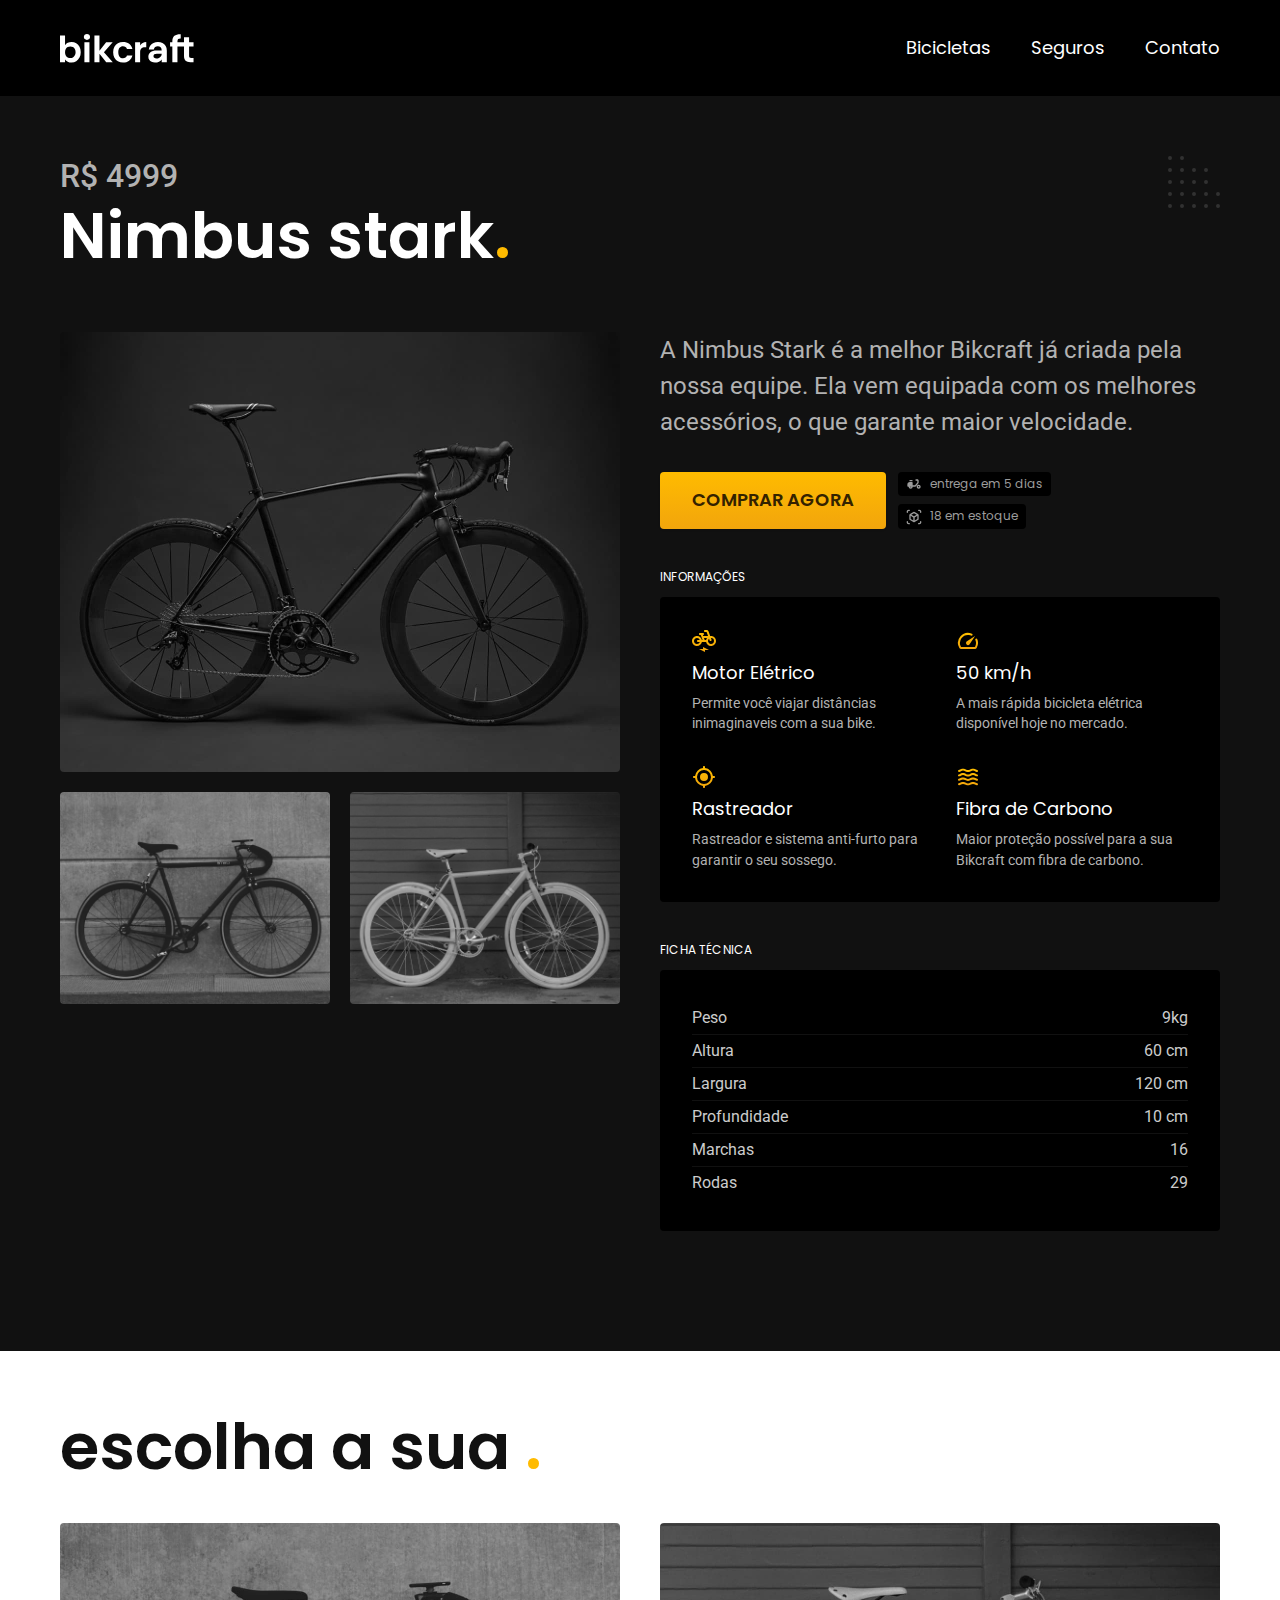
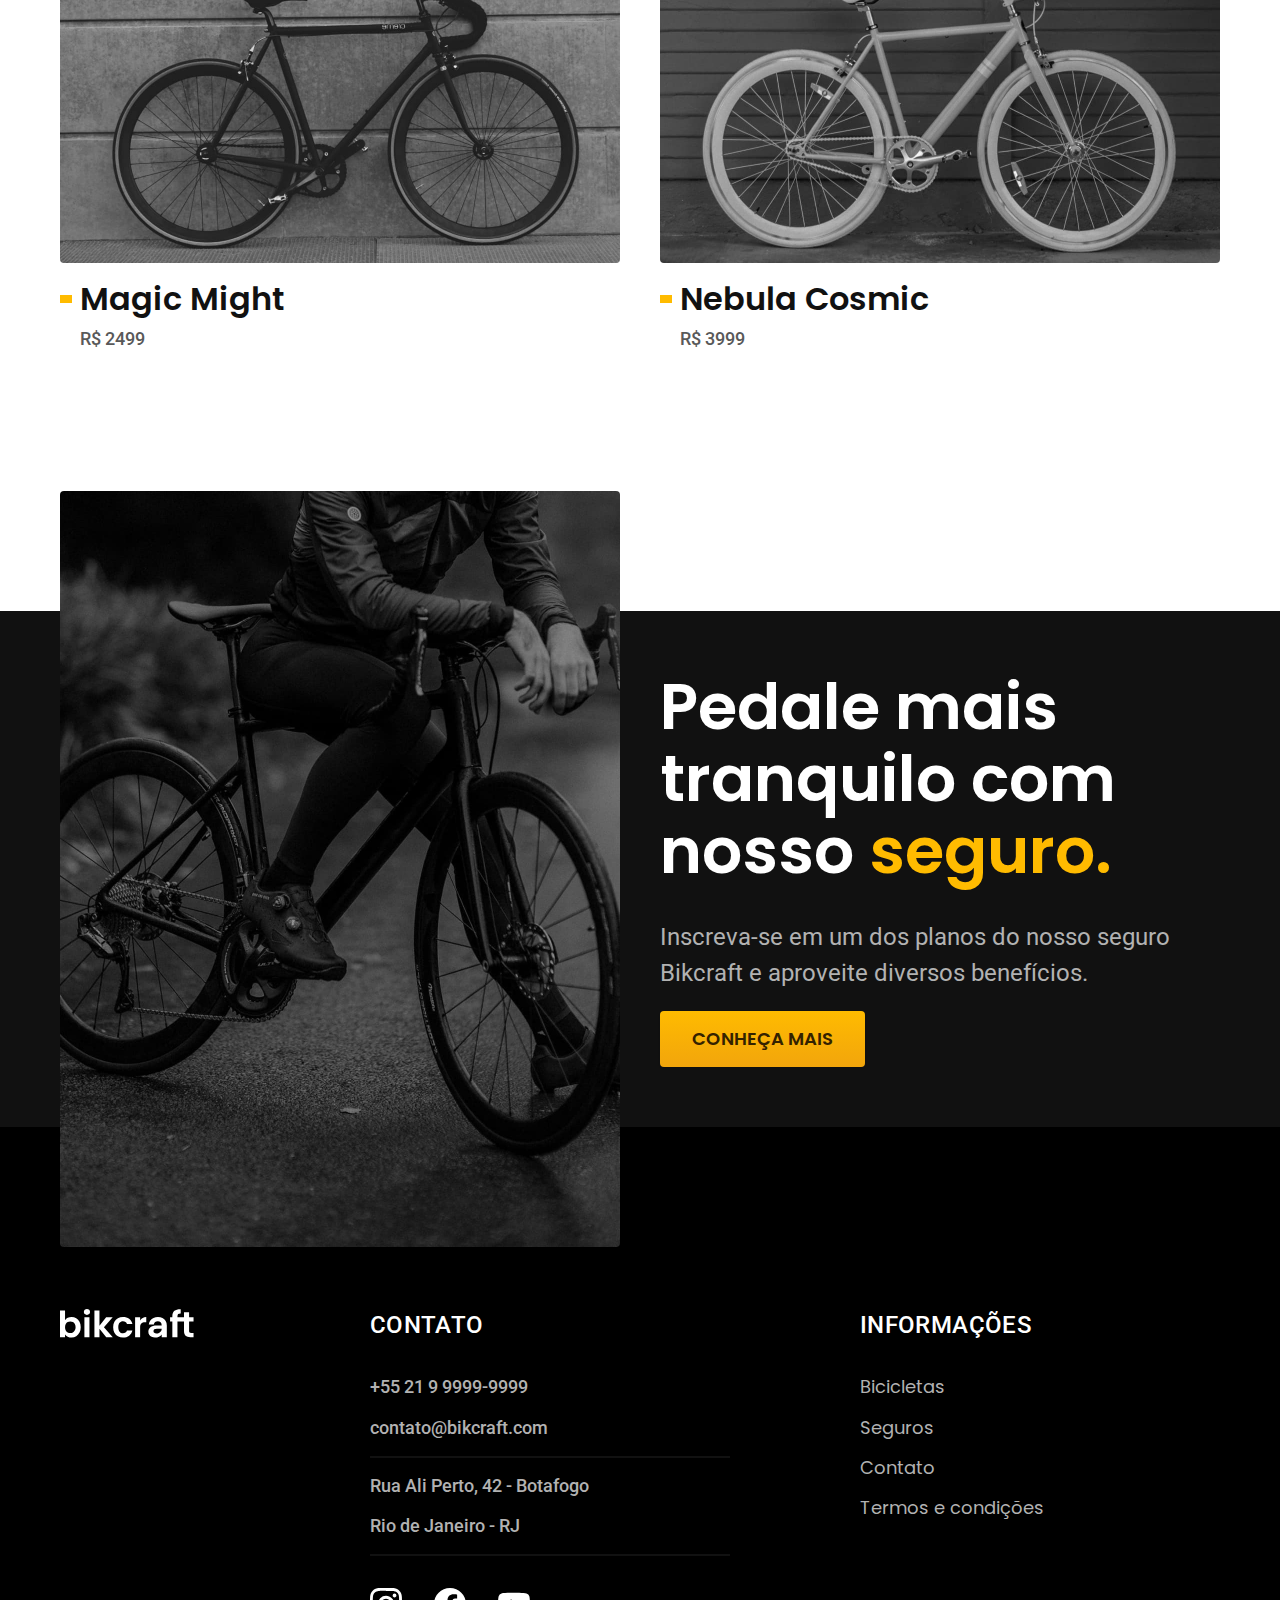
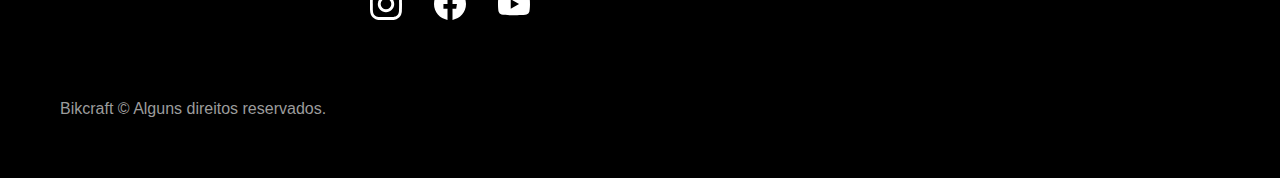
<file: bicicletas/nimbus.html>
<!DOCTYPE html>
<html lang="pt-br">

<head>
  <meta charset="UTF-8">
  <meta name="viewport" content="width=device-width, initial-scale=1.0">

  <title>Nimbus | Bikcraft</title>

  <meta name="description" content="Nimbus Bikcraft">
  <link rel="preconnect" href="https://fonts.googleapis.com">
  <link rel="preconnect" href="https://fonts.gstatic.com" crossorigin>
  <link href="https://fonts.googleapis.com/css2?family=Poppins:wght@400;600&family=Roboto:wght@400;500&family=Merriweather:ital,wght@1,900&display=swap" rel="stylesheet">
  <link rel="icon" href="../favicon.svg" type="image/svg+xml">

  <link rel="preload" href="../css/style.min.css" as="style">
  <link rel="stylesheet" href="../css/style.css">
  <script>document.documentElement.classList.add('js');</script>
</head>

<body id="bicicleta">
  <header class="header-bg">
    <div class="header container">

      <a href="../">
        <img src="../img/bikcraft.svg" alt="Bikcraft">
      </a>

      <nav aria-label="primária">
        <ul class="header-menu font-1-m cor-0">
          <li><a href="../bicicletas.html">Bicicletas</a></li>
          <li><a href="../seguros.html">Seguros</a></li>
          <li><a href="../contato.html">Contato</a></li>
        </ul>
      </nav>
    </div>

  </header>

  <main class="titulo-bg">
    <div>
      <div class="titulo container">
        <p class="font-2-xl cor-5">R$ 4999</p>
        <h1 class="font-1-xxl cor-0">Nimbus stark<span class="cor-p1">.</span></h1>
      </div>
    </div>

    <div class="bicicleta container">

      <div class="bicicleta-imagem">
        <img src="../img/bicicleta/nimbus1.jpg" alt="Fotografia da bicicleta">
        <img src="../img/bicicleta/nimbus2.jpg" alt="Fotografia da bicicleta">
        <img src="../img/bicicleta/nimbus3.jpg" alt="Fotografia da bicicleta">
      </div>

      <div class="bicicleta-conteudo">
        <p class="font-2-l cor-5">
          A Nimbus Stark é a melhor Bikcraft já criada pela nossa equipe. Ela vem equipada com os melhores acessórios, o que garante maior velocidade.
        </p>
        <div class="bicicleta-comprar">
          <a class="botao" href="../orcamento.html?tipo=bikcraft&produto=nimbus">comprar agora</a>
          <span class="font-1-xs cor-6">
            <img src="../img/icones/entrega.svg" alt="">entrega em 5 dias</span>
          <span class="font-1-xs cor-6">
            <img src="../img/icones/estoque.svg" alt=""> 18 em estoque</span>
        </div>

        <h2 class="font-1-xs cor-0">Informações</h2>
        <ul class="bicicleta-informacoes">
          <li>
            <img src="../img/icones/eletrica.svg" alt="">
            <h3 class="font-1-m cor-0">Motor Elétrico</h3>
            <p class="font-2-xs cor-5">Permite você viajar distâncias inimaginaveis com a sua bike.</p>
          </li>
          <li>
            <img src="../img/icones/velocidade.svg" alt="">
            <h3 class="font-1-m cor-0">50 km/h</h3>
            <p class="font-2-xs cor-5">A mais rápida bicicleta elétrica disponível hoje no mercado.</p>
          </li>
          <li>
            <img src="../img/icones/rastreador.svg" alt="">
            <h3 class="font-1-m cor-0">Rastreador</h3>
            <p class="font-2-xs cor-5">Rastreador e sistema anti-furto para garantir o seu sossego.</p>
          </li>
          <li>
            <img src="../img/icones/carbono.svg" alt="">
            <h3 class="font-1-m cor-0">Fibra de Carbono</h3>
            <p class="font-2-xs cor-5">Maior proteção possível para a sua Bikcraft com fibra de carbono.</p>
          </li>
        </ul>

        <h2 class="font-1-xs cor-0">Ficha técnica</h2>
        <ul class="bicicleta-ficha font-2-s cor-4">
          <li>Peso<span>9kg</span></li>
          <li>Altura<span>60 cm</span></li>
          <li>Largura<span>120 cm</span></li>
          <li>Profundidade<span>10 cm</span></li>
          <li>Marchas<span>16</span></li>
          <li>Rodas<span>29</span></li>
        </ul>
      </div>
    </div>

  </main>

  <article class="bicicletas-lista container">
    <h2 class="font-1-xxl">escolha a sua <span class="cor-p1">.</span></h2>
    <ul>
      <li>
        <a href="./magic.html">
          <img src="../img/bicicletas/magic.jpg" alt="Bicicleta preta">
          <h3 class="font-1-xl">Magic Might</h3>
          <span class="font-2-m cor-8">R$ 2499</span>
        </a>
      </li>

      <!-- <li>
        <a href="./nimbus.html">
          <img src="../img/bicicletas/nimbus.jpg" alt="Bicicleta preta">
          <h3 class="font-1-xl">Nimbus Stark</h3>
          <span class="font-2-m cor-8">R$ 4999</span>
        </a>
      </li> -->

      <li>
        <a href="./nebula.html">
          <img src="../img/bicicletas/nebula.jpg" alt="Bicicleta preta">
          <h3 class="font-1-xl">Nebula Cosmic</h3>
          <span class="font-2-m cor-8">R$ 3999</span>
        </a>
      </li>

    </ul>
  </article>

  <article class="seguro-bg">
    <div class="seguro container">
      <div class="seguro-imagem">
        <img src="../img/fotos/seguros.jpg" alt="Pessoa parada em cima de uma bicicleta.">
      </div>

      <div class="seguro-conteudo">
        <h2 class="font-1-xxl cor-0">Pedale mais tranquilo com nosso <span class="cor-p1">seguro.</span></h2>
        <p class="font-2-l cor-5">Inscreva-se em um dos planos do nosso seguro Bikcraft e aproveite diversos benefícios.</p>
        <a href="../seguros.html" class="botao">conheça mais</a>
      </div>

    </div>
  </article>

  <footer class=" footer-bg">
    <div class="footer container">
      <img src="../img/bikcraft.svg" alt="bikcraft">
      <div class="footer-contato">
        <h3 class="font-2-l-b cor-0">Contato</h3>
        <ul class="font-2-m cor-5">
          <li><a href="tel:+5521999999999">+55 21 9 9999-9999</a></li>
          <li><a href="mailto:contato@bikcraft.com">contato@bikcraft.com</a></li>
          <li>Rua Ali Perto, 42 - Botafogo</li>
          <li>Rio de Janeiro - RJ</li>
        </ul>
        <div class="footer-redes">
          <a href="../">
            <img src="../img/redes/instagram.svg" alt="instagram">
          </a>
          <a href="../">
            <img src="../img/redes/facebook.svg" alt="facebook">
          </a>
          <a href="../">
            <img src="../img/redes/youtube.svg" alt="youtube">
          </a>
        </div>
      </div>
      <div class="footer-informacoes">
        <h3 class="font-2-l-b cor-0">Informações</h3>
        <nav>
          <ul class="font-1-m cor-5">
            <li><a href="../bicicletas.html">Bicicletas</a></li>
            <li><a href="../seguros.html">Seguros</a></li>
            <li><a href="../contato.html">Contato</a></li>
            <li><a href="../termos.html">Termos e condições</a></li>
          </ul>
        </nav>
      </div>
      <p class="footer-copy font-2m cor-6">Bikcraft © Alguns direitos reservados.</p>
    </div>
  </footer>
  <script src="../js/script.js"></script>
</body>
</file>
<file: css/style.css>
@import "./global/global.css";
@import "./utilidades/tipografia.css";
@import "./utilidades/cores.css";

@import "./global/header.css";
@import "./global/footer.css";

/* Utilidades */
@import "./utilidades/componentes.css";
@import "./utilidades/formulario.css";
@import "./utilidades/simple-anime.css";

/* Home */
@import "./home/introducao.css";
@import "./home/tecnologia.css";
@import "./home/parceiros.css";
@import "./home/depoimento.css";

/* Bicicletas */
@import "./bicicletas/bicicletas-lista.css";
@import "./bicicletas/bicicletas.css";
@import "./bicicleta/bicicleta.css";
@import "./bicicleta/seguro.css";

/* Seguros */
@import "./seguros/seguros.css";
@import "./seguros/vantagens.css";
@import "./seguros/perguntas.css";

/* Contato */
@import "./contato/contato.css";
@import "./contato/lojas.css";

/* Termos */
@import "./termos/termos.css";

/* Orçamento */
@import "./orcamento/orcamento.css";
</file>
<file: css/style.min.css>
body{margin:0;font-family:Arial,Helvetica,sans-serif;color:#111}blockquote,dd,h1,h2,h3,h4,p,ul{margin:0;padding:0}ul{list-style:none}a{text-decoration:none;color:inherit}img{max-width:100%;display:block}img[src$=".jpg"]{border-radius:4px}.font-1-xs{font:400 0.75rem/1.35 Poppins,sans-serif}.font-2-xs{font:400 0.875rem/1.43 Roboto,sans-serif}.font-1-s{font:400 1rem/1.5 Poppins,sans-serif}.font-2-s{font:400 1rem/1.5 Roboto,sans-serif}.font-1-m,.font-1-m-b{font:400 1.125rem/1.35 Poppins,sans-serif}.font-1-m-b{font-weight:600}.font-2-m{font:500 1.125rem/1.35 Roboto,sans-serif}.font-1-l{font:400 1.5rem/1.5 Poppins,sans-serif}.font-1-l-b{font:600 1.5rem/1.5 Poppins,sans-serif}.font-2-l,.font-2-l-b{font:400 1.5rem/1.5 Roboto,sans-serif}.font-2-l-b{font-weight:500;letter-spacing:.015em;text-transform:uppercase}.font-1-xl{font:600 2rem/1.25 Poppins,sans-serif}.font-2-xl{font:500 2rem/1.25 Roboto,sans-serif}.font-1-xxl{font:600 4rem/1.125 Poppins,sans-serif}@media (max-width:1200px){.font-1-xxl{font-size:3rem}.font-2-l,.font-2-l-b{font-size:1.125rem}}@media (max-width:800px){.font-1-l{font-size:2rem}.font-1-xl,.font-2-xl{font-size:1.5rem}}:root{--cor-12:#000000;--cor-11:#111111;--cor-10:#2e2e2e;--cor-9:#404040;--cor-8:#595959;--cor-7:#717171;--cor-6:#9c9c9c;--cor-5:#b2b2b2;--cor-4:#cccccc;--cor-3:#dedede;--cor-2:#ededed;--cor-1:#f7f7f7;--cor-0:#ffffff;--cor-p5:#332200;--cor-p4:#664400;--cor-p3:#a66f00;--cor-p2:#e4a30b;--cor-p1:#ffbb00}.cor-12{color:var(--cor-12)}.cor-11{color:var(--cor-11)}.cor-10{color:var(--cor-10)}.cor-9{color:var(--cor-9)}.cor-8{color:var(--cor-8)}.cor-7{color:var(--cor-7)}.cor-6{color:var(--cor-6)}.cor-5{color:var(--cor-5)}.cor-4{color:var(--cor-4)}.cor-3{color:var(--cor-3)}.cor-2{color:var(--cor-2)}.cor-1{color:var(--cor-1)}.cor-0{color:var(--cor-0)}.cor-p1{color:var(--cor-p1)}.cor-p2{color:var(--cor-p2)}.cor-p3{color:var(--cor-p3)}.cor-p4{color:var(--cor-p4)}.cor-p5{color:var(--cor-p5)}.header-bg{background-color:var(--cor-12)}.header{display:flex;flex-wrap:wrap;justify-content:space-between;align-items:center;padding-top:20px;padding-bottom:20px;gap:20px}.header-menu{display:flex;flex-wrap:wrap;gap:40px}.header-menu a{padding:16px 0;display:inline-block;position:relative}.header-menu a::after{content:"";position:absolute;display:block;height:2px;width:0;background-color:var(--cor-0);margin-top:4px;transition:.3s}.header-menu a.ativo::after,.header-menu a:hover::after{width:100%}@media (max-width:800px){.header a::after{display:none}.header-menu{gap:20px}.header-menu a{background:var(--cor-11);padding:12px 16px;border-radius:4px}.header-menu a:hover{background-color:var(--cor-10)}}@media (max-width:600px){.header-menu{gap:12px}.header-menu a{padding:8px 12px;font-size:14px}}.footer-bg{background:var(--cor-12)}.footer{display:grid;grid-template-columns:3fr 5fr 4fr;gap:40px;padding-top:60px;padding-bottom:60px}.footer h3{margin-bottom:32px}.footer-contato li:nth-child(2n)::after{content:"";display:block;max-width:360px;height:2px;background:var(--cor-11);margin-top:16px}.footer ul{margin-bottom:32px}.footer li{margin-bottom:16px}.footer-redes{display:flex;gap:32px}.footer a:hover{color:var(--cor-0)}.footer-copy{grid-column:1/-1;margin-top:40px}@media (max-width:800px){.footer>img{display:none}.footer{grid-template-columns:1fr 1fr}}@media (max-width:600px){.footer{grid-template-columns:1fr;gap:60px}.footer-copy{margin-top:0}}.container{box-sizing:border-box;max-width:1200px;padding-left:20px;padding-right:20px;margin-left:auto;margin-right:auto}.botao{padding:16px 32px;display:inline-block;background:linear-gradient(#fb0,#f2a50c);border-radius:4px;box-shadow:0 1px 2px rgba(0,0,0,.1);text-transform:uppercase;color:var(--cor-p5);font:600 1.125rem/1.35 Poppins,sans-serif;max-width:max-content;border:none;cursor:pointer}.botao:hover{background:linear-gradient(#ffb60d,#e59317)}.botao.secundario{background:var(--cor-10);color:var(--cor-2)}.botao.secundario:hover{background:var(--cor-9)}.botao.seta{display:flex;align-items:center}.botao.seta::after{content:"";display:inline-block;width:18px;height:10px;margin-left:12px;background:url(../img/icones/seta.svg);transition:transform .2s}.botao.seta:hover::after{transform:translateX(4px)}@media (max-width:600px){.botao{padding:12px 16px;font-size:1rem}}.link{display:inline-block;color:var(--cor-p1);font:500 1.5rem/1.5 Poppins,sans-serif;text-transform:uppercase}.link::after{content:"";display:block;width:100%;height:4px;background-color:currentColor}.link:hover{color:var(--cor-0)}.titulo-bg{background-color:var(--cor-11);padding-top:60px;padding-bottom:60px}.titulo{background:url(../img/dec/top-right.svg) no-repeat top right 20px}.titulo p{margin-bottom:4px}@media (max-width:800px){.titulo-bg{padding-top:40px;padding-bottom:40px}.titulo p{font-size:1rem;text-transform:uppercase;font-weight:400}}.form{display:grid;grid-template-columns:1fr 1fr;gap:20px}.form label{display:block;font:400 1rem/1.5 Poppins,sans-serif;margin-bottom:4px}.form input[type=email],.form input[type=text],.form textarea{font:400 1rem/1.5 Roboto,sans-serif;background:var(--cor-1);border:1px solid var(--cor-2);padding:12px;border-radius:4px;width:100%;box-sizing:border-box}.form input[type=email]:focus,.form input[type=text]:focus,.form textarea:focus{outline:0;border-color:var(--cor-p1);background:var(--cor-0);box-shadow:0 0 0 2px #fea}.form .col-2{grid-column:1/-1}@media (max-width:600px){.form{grid-template-columns:1fr}}.js [data-anime]{opacity:0}.js .fadeInDown{transform:translate3d(0,-20px,0)}.js .fadeInUp{transform:translate3d(0,20px,0)}.js .fadeInRight{transform:translate3d(20px,0,0)}.js .fadeInLeft{transform:translate3d(-20px,0,0)}.js .anime{opacity:1;transform:none;transition:transform .8s,opacity .8s}.introducao-bg{background:var(--cor-12) url(../img/dec/bottom-left.svg) no-repeat bottom 160px left 20px;box-shadow:inset 0 -120px var(--cor-0)}.introducao{display:grid;grid-template-columns:1fr 1fr;gap:0 40px}.introducao-conteudo{align-self:end;padding-bottom:200px}.introducao h1{padding-bottom:32px}.introducao p{margin-bottom:20px}.introducao img{height:100%;width:100%;object-fit:cover;border-radius:4px}@media (max-width:1200px){.introducao-bg{background:var(--cor-11);padding-top:40px;box-shadow:inset 0 -60px}}@media (max-width:800px){.introducao{grid-template-columns:1fr;gap:32px}.introducao h1{margin-bottom:16px}.introducao-conteudo{padding-bottom:0}.introducao img{height:300px;width:100%}}.tecnologia-bg{background-color:var(--cor-11);box-shadow:inset 0 80px var(--cor-0),inset 0 -80px var(--cor-0)}.tecnologia{display:grid;grid-template-columns:1fr 1fr;gap:40px}.tecnologia-imagem img{height:100%;width:100%;object-fit:cover;object-position:left}.tecnologia-conteudo{padding-top:160px;padding-bottom:160px}.tecnologia-conteudo>span{margin-bottom:20px;display:block}.tecnologia-conteudo>p{margin-bottom:20px}.tecnologia-conteudo h2{margin-bottom:32px}.tecnologia a{margin-bottom:80px}.tecnologia-vantagens{display:flex;gap:40px}.tecnologia-vantagens h3{margin-bottom:8px;width:max-content}.tecnologia-vantagens img{width:24px;margin-bottom:8px}@media (max-width:800px){.tecnologia-bg{box-shadow:initial}.tecnologia{grid-template-columns:1fr}.tecnologia-conteudo{padding-top:60px;padding-bottom:60px}.tecnologia-imagem{display:none}.tecnologia a{margin-bottom:60px}}@media (max-width:600){.tecnologia-vantagens{flex-direction:column}}.parceiros{padding-top:60px;padding-bottom:120px}.parceiros h2{margin-bottom:60px}.parceiros ul{padding:0 20px;max-width:1400px;margin:0 auto;display:grid;grid-template-columns:repeat(4,1fr)}.parceiros li{padding:32px;display:flex;border-left:2px solid var(--cor-2)}.parceiros img{margin:auto}.parceiros li:first-child,.parceiros li:nth-child(5){border-left:none}.parceiros li:nth-child(n+5){border-top:2px solid var(--cor-2)}@media (max-width:800px){.parceiros{padding-bottom:60px}.parceiros h2{margin-bottom:20px}.parceiros ul{grid-template-columns:repeat(2,1fr)}.parceiros li{padding:20px}.parceiros li:nth-child(n+3){border-top:2px solid var(--cor-2)}.parceiros li:nth-child(odd){border-left:none}}.depoimento{display:grid;grid-template-columns:1fr 1fr;background-color:var(--cor-p1)}.depoimento img{border-radius:0;width:100%;height:100%;object-fit:cover}.depoimento-conteudo{padding:40px 40px 80px 80px;align-self:end;background:url(../img/dec/bottom-right-p.svg) no-repeat bottom 40px right 40px}.depoimento-conteudo p{max-width:32ch;font-family:Merriweather,serif;font-style:italic;font-weight:900;margin-bottom:32px;position:relative}.depoimento p::after,.depoimento p::before{font-size:5rem;color:var(--cor-p2);position:absolute;overflow:hidden}.depoimento p::before{content:"“";left:-50px;top:-20px}.depoimento p::after{content:"”"}@media (max-width:800px){.depoimento{grid-template-columns:1fr;text-align:center}.depoimento img{max-height:200px}.depoimento-conteudo{padding:40px 20px;justify-self:center}}@media (min-width:1200px){.depoimento img{max-height:520px}}.bicicletas-lista{padding-top:60px;padding-bottom:120px}.bicicletas-lista h2{margin-bottom:40px}.bicicletas-lista ul{display:flex;gap:40px;padding:0 20px 20px 20px;max-width:1400px;margin-left:auto;margin-right:auto;overflow-x:auto}#bicicleta .bicicletas-lista ul{padding:0 0 20px 0}.bicicletas-lista li{min-width:280px}.bicicletas-lista a{display:block}.bicicletas-lista img{margin-bottom:16px}.bicicletas-lista h3{margin-bottom:8px;display:flex;align-items:center}.bicicletas-lista h3::before{content:"";background-color:var(--cor-p1);height:8px;width:12px;margin-right:8px;display:inline-block;transition:width .2s}.bicicletas-lista a:hover h3::before{width:24px}.bicicletas-lista li span{padding-left:20px}@media (max-width:800){.bicicletas-lista{padding-bottom:120px}}.bicicletas-bg{background:linear-gradient(to right,var(--cor-0) 30%,var(--cor-11) 30%)}.bicicletas{display:grid;grid-template-columns:1fr 1fr;gap:40px;padding-top:60px;padding-bottom:60px;background:url(../img/dec/top-right.svg) no-repeat top 40px right 20px}.bicicletas-imagem{position:relative}.bicicletas-imagem span{background:var(--cor-12);padding:8px 16px 8px 8px;display:inline-block;position:absolute;top:20px;right:0;border-radius:4px 0 0 4px}.bicicletas-conteudo{display:grid;grid-template-columns:1fr auto;align-content:start}.bicicletas-conteudo h2,.bicicletas-conteudo p{grid-column:1/-1}.bicicletas-conteudo h2{margin-bottom:20px}.bicicletas h2::before{content:"";display:block;width:12px;height:8px;background-color:var(--cor-p1);margin-bottom:8px}.bicicletas-conteudo p{margin-bottom:32px}.bicicletas-conteudo a{place-self:end}.bicicletas-conteudo li{display:flex;align-items:center;gap:8px}.bicicletas-conteudo li+li{margin-top:16px}.bicicletas-conteudo li img{width:24px}@media (max-width:800px){.bicicletas-bg{background:var(--cor-11)}.bicicletas{grid-template-columns:1fr;gap:20px;padding-top:40px;padding-bottom:40px}}@media (max-width:600px){.bicicletas-conteudo{grid-template-columns:1fr}.bicicletas ul{margin-bottom:32px;display:grid;grid-template-columns:1fr 1fr}.bicicletas a{place-self:start}}.bicicleta{display:grid;grid-template-columns:1fr 1fr;align-items:start;gap:40px;padding-top:60px;padding-bottom:60px}#bicicleta .titulo p{text-transform:uppercase}.bicicleta-imagem{display:flex;flex-wrap:wrap;gap:20px}.bicicleta-imagem img{flex:1;min-width:200px}.bicicleta-imagem img:first-child{min-width:100%}.bicicleta-conteudo>p{margin-bottom:32px}.bicicleta-comprar{display:grid;grid-template-columns:max-content auto;align-items:center;justify-items:start;gap:8px 12px;margin-bottom:40px}.bicicleta-comprar a{grid-row:span 2}.bicicleta-comprar span{display:flex;align-items:center;background-color:var(--cor-12);padding:4px 8px;border-radius:4px;gap:8px}.bicicleta-conteudo h2{text-transform:uppercase;letter-spacing:.015em;margin-bottom:12px}.bicicleta-ficha,.bicicleta-informacoes{padding:32px;background-color:var(--cor-12);border-radius:4px}.bicicleta-informacoes{display:grid;grid-template-columns:1fr 1fr;margin-bottom:40px;gap:32px}.bicicleta-informacoes img{width:24px;margin-bottom:8px}.bicicleta-informacoes h3{margin-bottom:8px}.bicicleta-ficha li{padding:4px 0;display:flex;justify-content:space-between;border-bottom:1px solid var(--cor-11)}.bicicleta-ficha li:last-child{border-bottom:none}.bicicleta-ficha span{color:var(cor-6)}@media (max-width:800px){.bicicleta{grid-template-columns:1fr;padding-top:40px;padding-bottom:40px}.bicicleta-imagem{grid-row:2}}@media (max-width:400px){.bicicleta-comprar,.bicicleta-informacoes{grid-template-columns:1fr}}.seguro-bg{background-color:var(--cor-11);box-shadow:inset 0 120px var(--cor-0),inset 0 -120px var(--cor-12)}.seguro{display:grid;grid-template-columns:1fr 1fr;gap:40px}.seguro-imagem img{width:100%;height:100%;object-fit:cover}.seguro-conteudo{padding-top:180px;padding-bottom:180px}.seguro h2{margin-bottom:32px}.seguro p{margin-bottom:20px}@media (max-width:800px){.seguro{grid-template-columns:1fr}.seguro-bg{box-shadow:inset 0 -60px var(--cor-12)}.seguro-conteudo{grid-row:1;padding-top:40px;padding-bottom:0}}.seguros-bg{background:var(--cor-11)}.seguros{padding-top:60px;padding-bottom:60px;display:grid;grid-template-columns:1fr 1fr;gap:40px;align-items:center}#seguros .seguros{padding-top:0}.seguros h2{grid-column:1/-1}.seguros-item{background-color:var(--cor-12);padding:32px 32px 32px 60px;display:grid;grid-template-columns:1fr auto;border-radius:4px}.seguros-item h3{margin-bottom:40px}.seguros-item span{grid-column:2;display:block;text-align:right}.seguros-item ul{grid-column:1/-1;margin-bottom:32px}.seguros-item li+li{margin-top:20px}.seguros-item li{display:flex;align-items:center;position:relative}.seguros-item li::before{content:"";display:block;width:13px;height:9px;background-image:url("../img/icones/lista.svg");position:absolute;left:-21px}.seguros-item a{grid-column:1/-1}@media (max-width:800px){.seguros{grid-template-columns:1fr}}.vantagens-bg{background-color:var(--cor-12)}.vantagens{padding-top:120px;padding-bottom:120px}.vantagens h2{margin-bottom:60px}.vantagens ul{display:grid;grid-template-columns:repeat(auto-fit,minmax(280px,max-content));gap:40px 80px}.vantagens img{margin-bottom:8px}@media (max-width:800px){.vantagens{padding-top:60px;padding-bottom:60px}.vantagens h2{margin-bottom:40px}.vantagens ul{gap:20px}}.perguntas{padding-top:120px;padding-bottom:120px}.perguntas h2{margin-bottom:60px}.perguntas dl>div{padding:20px;border-radius:4px}.perguntas dl>div:nth-child(odd){background-color:var(--cor-1)}.perguntas button{display:grid;grid-template-columns:auto 1fr auto;align-items:center;gap:8px;cursor:pointer;border:none;background:0 0;width:100%;text-align:left}.perguntas button::before{content:"";display:inline-block;width:12px;height:8px;background-color:var(--cor-p1)}.perguntas button::after{content:"";display:inline-block;width:14px;height:6px;background-image:url(../img/icones/seta-abrir.svg);transition:.3s}.perguntas button:hover::after,.perguntas button[aria-expanded=true]::after{transform:rotate(180deg)}.js .perguntas dd{display:none}.js .perguntas dd.ativa{display:block}.perguntas dd{padding-left:20px;padding-top:16px;max-width:80ch}@media (max-width:800px){.perguntas{padding-top:60px;padding-bottom:60px}.perguntas h2{margin-bottom:40px}}#contato{background:linear-gradient(var(--cor-11) 600px,var(--cor-1) 0)}.contato{display:grid;grid-template-columns:5fr 7fr}.contato-dados,.contato-formulario{padding:60px;box-shadow:0 1px 2px rgba(0,0,0,.1)}.contato-dados{border-radius:5px 0 4px 5px;background:var(--cor-12) url(../img/dec/bottom-right.svg) no-repeat bottom 20px left 20px}.contato-formulario{border-radius:0 5px 5px 0;background:var(--cor-0) url(../img/dec/bottom-left.svg) no-repeat bottom 20px right 20px}.contato-dados h2{margin-bottom:60px}.contato-endereco{margin-bottom:32px;padding-left:28px;background:url(../img/icones/local.svg) no-repeat 0 2px}.contato-endereco p{margin-bottom:8px}.contato-meios a{display:block;max-width:max-content;margin-bottom:8px;padding-left:28px}.contato-meios a:hover{color:var(--cor-0)}.contato-meios a:first-child{background:url(../img/icones/email.svg) no-repeat 0 2px}.contato-meios a:nth-child(2){margin-bottom:32px}.contato-meios a:nth-child(3){background:url(../img/icones/telefone.svg) no-repeat 0 2px;margin-bottom:60px}.contato-redes{display:flex;gap:32px;padding-left:28px}@media (max-width:800px){.contato{grid-template-columns:1fr}.contato-dados,.contato-formulario{padding:20px}.contato-dados{border-radius:5px 5px 0 0;background:var(--cor-12)}.contato-formulario{border-radius:5px 5px 0 0}.contato-dados h2,.contato-meios a:nth-child(3){margin-bottom:32px}.contato-redes{margin-bottom:12px}}.lojas{display:grid;grid-template-columns:1fr 1fr;gap:0 40px;padding-top:120px;padding-bottom:120px}.lojas h2{grid-column:1/-1;margin-bottom:60px}.lojas img{border-radius:4px 4px 0 0}.lojas-item{border-radius:4px;background:var(--cor-0);box-shadow:0 1px 2px rgba(0,0,0,.1)}.lojas-conteudo{display:grid;grid-template-columns:1fr 1fr;gap:32px 16px;padding:32px}.lojas-conteudo h3,.lojas-tempo{grid-column:1/-1}.lojas-dados{display:grid;gap:8px;border-left:2px solid var(--cor-2);padding-left:12px}.lojas-tempo{display:flex;align-items:center;gap:8px}@media (width:800px){.lojas{gap:20px;padding-bottom:60px;padding-top:60px}.lojas h2{margin-bottom:32px}.lojas-conteudo{grid-template-columns:1fr}}@media (max-width:600px){.lojas{grid-template-columns:1fr}}.termos{padding-top:80px;padding-bottom:80px}.termos h2{margin-bottom:20px}.termos p+h2{margin-top:40px}.termos p{max-width:75ch;margin-bottom:24px}#orcamento{background:linear-gradient(var(--cor-11) 600px,var(--cor-1) 0)}.orcamento{display:grid;grid-template-columns:5fr 7fr;padding-bottom:120px}.orcamento h2{text-transform:uppercase;position:relative;display:flex;align-items:center}.orcamento h2::before{content:"";display:inline-block;width:4px;height:8px;background-color:var(--cor-p1);position:absolute;left:-12px}.orcamento-dados,.orcamento-produto{padding:60px;box-shadow:0 1px 2px rgba(0,0,0,.1)}.orcamento-produto{border-radius:5px 0 0 5px;display:grid;grid-template-columns:1fr 1fr;align-content:start;gap:20px;background:var(--cor-12) url(../img/dec/bottom-left.svg) no-repeat bottom 20px left 20px}.orcamento-dados{border-radius:0 5px 5px 0;background:var(--cor-0) url(../img/dec/bottom-right.svg) no-repeat bottom 20px right 20px}.orcamento-conteudo{display:none}.orcamento-conteudo h2,.orcamento-dados h2:nth-of-type(n+2){margin-top:20px}.orcamento-produto>*{grid-column:1/-1}.orcamento-produto>label{grid-column:initial}.orcamento-produto [type=radio]{opacity:0;position:absolute;pointer-events:none}.orcamento-produto label::before{content:"";display:inline-block;box-sizing:border-box;width:12px;height:12px;border:1px solid var(--cor-6);border-radius:50%;margin-right:8px}.orcamento-produto label{color:var(--cor-4);background-color:var(--cor-10);padding:12px 16px;border-radius:4px;font:400 1rem/1.5 Poppins,sans-serif;cursor:pointer;display:grid;grid-template-columns:auto 1fr auto;align-items:center;border:1px solid var(--cor-10)}.orcamento-produto label span{display:none}.orcamento-produto label:hover{background-color:var(--cor-9)}.orcamento-produto label:focus{border-color:var(--cor-9);background-color:var(--cor-9)}.orcamento-produto input:focus+label{box-shadow:0 0 0 2px var(--cor-p1);border-color:var(--cor-12)}.orcamento-produto input:checked+label span{display:inline-block}.orcamento-produto input:checked+label::before{border-color:var(--cor-7);box-shadow:inset 0 0 0 3px var(--cor-0),inset 0 0 0 6px var(--cor-7)}.orcamento-produto input:checked+label{background:var(--cor-0);color:var(--cor-11)}#bikcraft:checked~#orcamento-bikcraft,#seguro:checked~#orcamento-seguro{display:grid;gap:20px}.orcamento-produto input:checked+label+.orcamento-detalhes{display:grid}.orcamento-detalhes{display:none;background:var(--cor-0);padding:20px;grid-template-columns:1fr 1fr;border-radius:4px;align-items:center}.orcamento-detalhes li{display:flex;align-items:center;margin-bottom:8px}.orcamento-detalhes li img{width:16px;margin-right:8px}@media (max-width:1200px){.orcamento-dados,.orcamento-produto{padding:32px}}@media (max-width:800px){.orcamento{grid-template-columns:1fr}.orcamento-dados{border-radius:0 0 5px 5px}.orcamento-produto{border-radius:5px 5px 0 0;background:var(--cor-12)}}@media (max-width:400px){.orcamento-produto{grid-template-columns:1fr}}
</file>
